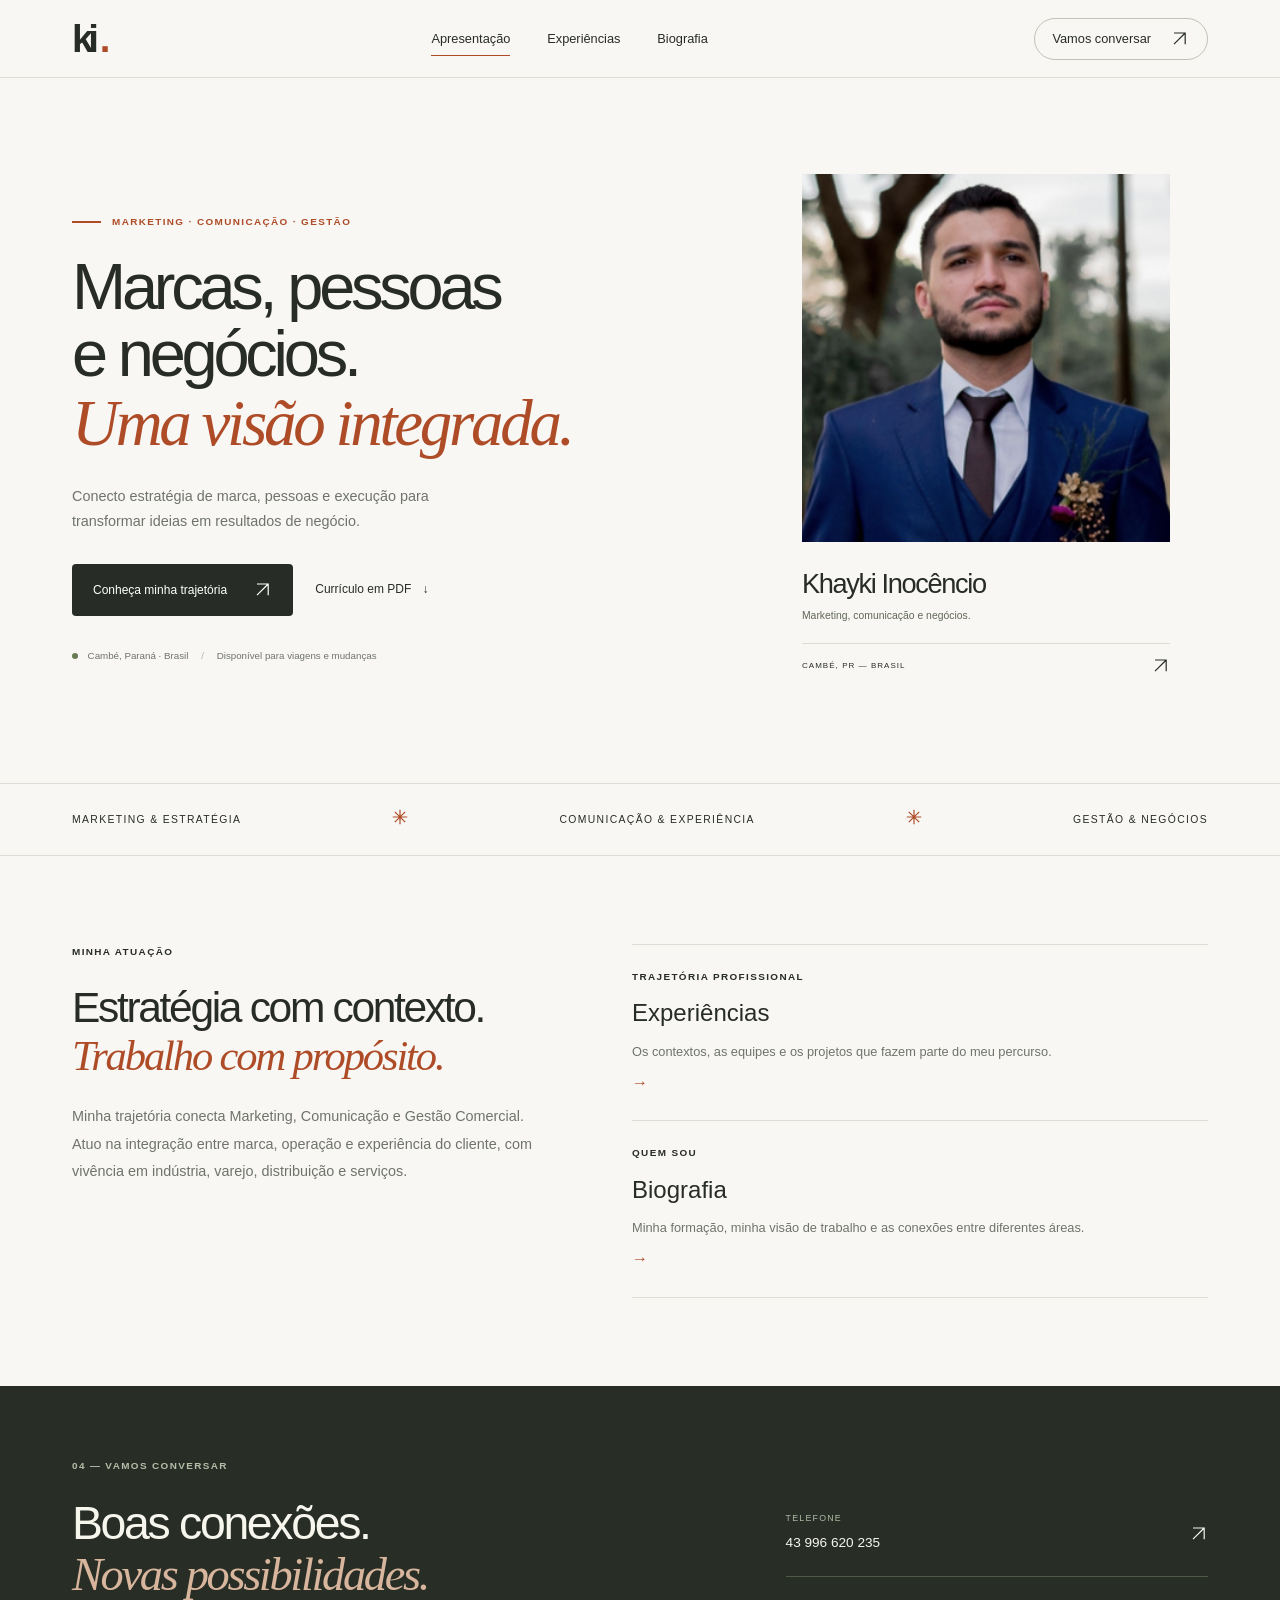
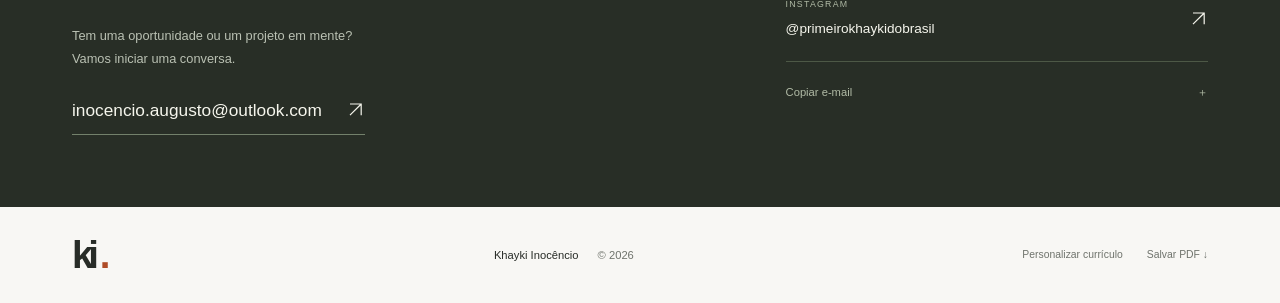
<file: index.html>
<!doctype html>
<html lang="pt-BR">
  <head>
    <!-- GUIA DE EDIÇÃO
  index.html: textos, dados pessoais, links e foto.
  style.css: cores, fontes, espaçamentos e layout.
  script.js: editor, contatos, cópia de e-mail e impressão.
  Edite os textos preservando as tags e os atributos id, class e data-field.
  O editor do site salva dados apenas no navegador. Para publicar para todos,
  altere estes arquivos e confirme o commit no GitHub.
-->
    <meta charset="utf-8" />
    <meta name="viewport" content="width=device-width, initial-scale=1" />
    <meta name="text-scale" content="scale" />
    <!-- COR DO NAVEGADOR: acompanhe a cor --bg definida no início de style.css. -->
    <meta name="theme-color" content="#f8f7f4" />
    <meta
      name="description"
      content="Apresentação de Khayki Inocêncio. Marketing, Comunicação, Negócios e Gestão."
    />
    <!-- TÍTULO DA ABA: altere o texto abaixo. A descrição acima aparece em buscadores. -->
    <title>Apresentação | Khayki Inocêncio</title>
    <link rel="icon" href="assets/favicon.svg" type="image/svg+xml" />
    <link rel="stylesheet" href="style.css" />
    <script src="script.js" defer></script>
  </head>
  <body>
    <a class="skip" href="#conteudo">Pular para o conteúdo</a>
    <!-- CABEÇALHO: edite a marca "ki" e os nomes dos links abaixo.
  Os links do menu apontam para index.html, experiencias.html e biografia.html.
  Cores e espaçamento: procure CABEÇALHO E NAVEGAÇÃO no style.css.
-->
    <header class="header">
      <div class="nav-shell">
        <a
          class="brand"
          href="index.html"
          aria-label="Khayki Inocêncio, início"
        >
          ki
          <span>.</span>
        </a>
        <nav aria-label="Navegação principal">
          <a href="index.html" aria-current="page" class="active">
            Apresentação
          </a>
          <a href="experiencias.html">Experiências</a>
          <a href="biografia.html">Biografia</a>
        </nav>
        <a class="nav-contact" href="#contato">
          Vamos conversar
          <svg
            viewbox="0 0 24 24"
            fill="none"
            stroke="currentColor"
            stroke-width="1.5"
            aria-hidden="true"
          >
            <path d="M5 19 19 5M5 5h14v14"></path>
          </svg>
        </a>
      </div>
    </header>
    <main id="conteudo" tabindex="-1">
      <!--APRESENTAÇÃO: edite o título, o texto de abertura e a foto abaixo. Os detalhes ficam nas páginas experiencias.html e biografia.html.-->
      <section class="hero wrap" aria-labelledby="hero-title">
        <div class="hero-copy">
          <p class="eyebrow">
            <span class="little-line"></span>
            MARKETING · COMUNICAÇÃO · GESTÃO
          </p>
          <h1 id="hero-title">
            Marcas, pessoas
            <br />
            e negócios.
            <br />
            <em>Uma visão integrada.</em>
          </h1>
          <p class="hero-intro">
            <span data-field="intro">
              Conecto estratégia de marca, pessoas e execução para transformar
              ideias em resultados de negócio.
            </span>
          </p>
          <div class="hero-actions">
            <a class="button dark" href="experiencias.html">
              Conheça minha trajetória
              <svg
                viewbox="0 0 24 24"
                fill="none"
                stroke="currentColor"
                stroke-width="1.5"
                aria-hidden="true"
              >
                <path d="M5 19 19 5M5 5h14v14"></path>
              </svg>
            </a>
            <button class="text-button print-action" type="button">
              Currículo em PDF
              <span aria-hidden="true">↓</span>
            </button>
          </div>
          <div class="hero-location">
            <span class="location-dot" aria-hidden="true"></span>
            <span data-field="location">Cambé, Paraná · Brasil</span>
            <span class="location-divider">/</span>
            <span>Disponível para viagens e mudanças</span>
          </div>
        </div>
        <!-- FOTO E NOME: substitua assets/khayki.jpg para trocar a foto.
  Se usar outro arquivo, atualize src e escreva uma descrição em alt.
  Edite o nome em data-field="name".
-->
        <div class="portrait-area">
          <div class="portrait-card">
            <img
              src="assets/khayki.jpg"
              width="308"
              height="307"
              alt="Retrato de Khayki Inocêncio"
              fetchpriority="high"
            />
            <div class="portrait-caption">
              <h2 data-field="name">Khayki Inocêncio</h2>
              <p>Marketing, comunicação e negócios.</p>
            </div>
            <div class="portrait-bottom">
              <span>CAMBÉ, PR — BRASIL</span>
              <svg
                viewbox="0 0 24 24"
                fill="none"
                stroke="currentColor"
                stroke-width="1.5"
                aria-hidden="true"
              >
                <path d="M5 19 19 5M5 5h14v14"></path>
              </svg>
            </div>
          </div>
        </div>
      </section>
      <div class="expertise-band">
        <div class="wrap">
          <span>MARKETING &amp; ESTRATÉGIA</span>
          <i aria-hidden="true">
            <svg
              viewbox="0 0 40 40"
              fill="none"
              stroke="currentColor"
              stroke-width="3"
              aria-hidden="true"
            >
              <path d="M20 2v36M2 20h36M7 7l26 26M7 33 33 7"></path>
            </svg>
          </i>
          <span>COMUNICAÇÃO &amp; EXPERIÊNCIA</span>
          <i aria-hidden="true">
            <svg
              viewbox="0 0 40 40"
              fill="none"
              stroke="currentColor"
              stroke-width="3"
              aria-hidden="true"
            >
              <path d="M20 2v36M2 20h36M7 7l26 26M7 33 33 7"></path>
            </svg>
          </i>
          <span>GESTÃO &amp; NEGÓCIOS</span>
        </div>
      </div>
      <section class="wrap section presentation-links">
        <div>
          <p class="eyebrow">MINHA ATUAÇÃO</p>
          <h2>
            Estratégia com contexto.
            <br />
            <em>Trabalho com propósito.</em>
          </h2>
          <p>
            Minha trajetória conecta Marketing, Comunicação e Gestão Comercial.
            Atuo na integração entre marca, operação e experiência do cliente,
            com vivência em indústria, varejo, distribuição e serviços.
          </p>
        </div>
        <div class="page-links">
          <a href="experiencias.html">
            <span class="eyebrow">TRAJETÓRIA PROFISSIONAL</span>
            <h3>Experiências</h3>
            <p>
              Os contextos, as equipes e os projetos que fazem parte do meu
              percurso.
            </p>
            <span aria-hidden="true">→</span>
          </a>
          <a href="biografia.html">
            <span class="eyebrow">QUEM SOU</span>
            <h3>Biografia</h3>
            <p>
              Minha formação, minha visão de trabalho e as conexões entre
              diferentes áreas.
            </p>
            <span aria-hidden="true">→</span>
          </a>
        </div>
      </section>
      <section class="contact-section" id="contato">
        <div class="wrap contact-inner">
          <div>
            <p class="eyebrow">04 — VAMOS CONVERSAR</p>
            <h2>
              Boas conexões.
              <br />
              <em>Novas possibilidades.</em>
            </h2>
            <p>
              Tem uma oportunidade ou um projeto em mente?
              <br />
              Vamos iniciar uma conversa.
            </p>
            <a
              class="contact-email"
              id="email-link"
              href="mailto:inocencio.augusto@outlook.com"
            >
              <span data-field="email">inocencio.augusto@outlook.com</span>
              <svg
                viewbox="0 0 24 24"
                fill="none"
                stroke="currentColor"
                stroke-width="1.5"
                aria-hidden="true"
              >
                <path d="M5 19 19 5M5 5h14v14"></path>
              </svg>
            </a>
          </div>
          <div class="contact-links">
            <a id="phone-link" href="tel:+5543996620235">
              <span>
                <small>TELEFONE</small>
                <span data-field="phone">43 996 620 235</span>
              </span>
              <svg
                viewbox="0 0 24 24"
                fill="none"
                stroke="currentColor"
                stroke-width="1.5"
                aria-hidden="true"
              >
                <path d="M5 19 19 5M5 5h14v14"></path>
              </svg>
            </a>
            <a
              id="social-link"
              href="https://www.instagram.com/primeirokhaykidobrasil/"
              target="_blank"
              rel="noopener noreferrer"
            >
              <span>
                <small>INSTAGRAM</small>
                <span data-field="website">@primeirokhaykidobrasil</span>
              </span>
              <svg
                viewbox="0 0 24 24"
                fill="none"
                stroke="currentColor"
                stroke-width="1.5"
                aria-hidden="true"
              >
                <path d="M5 19 19 5M5 5h14v14"></path>
              </svg>
            </a>
            <button class="copy-email" type="button">
              <span>Copiar e-mail</span>
              <span aria-hidden="true">＋</span>
            </button>
          </div>
        </div>
      </section>
    </main>
    <!-- RODAPÉ: edite o nome e os textos dos botões. O ano é atualizado automaticamente.
  Preserve id="edit" e class="print-action" para os botões continuarem funcionando.
-->
    <footer class="footer wrap">
      <a class="brand" href="index.html" aria-label="Voltar ao início">
        ki
        <span>.</span>
      </a>
      <p>
        Khayki Inocêncio
        <span>
          ©
          <span id="year">2026</span>
        </span>
      </p>
      <div>
        <button id="edit" type="button">Personalizar currículo</button>
        <button class="print-action" type="button">Salvar PDF ↓</button>
      </div>
    </footer>
    <!-- JANELA DE EDIÇÃO: os campos são criados pelo script.js com base nos data-field.
  Não apague os IDs editor, editor-form e editor-fields.
  Dados salvos neste navegador podem substituir o texto do HTML na sua visualização.
  Para conferir o conteúdo público original, use uma janela anônima.
-->
    <dialog id="editor" aria-labelledby="editor-title">
      <form id="editor-form">
        <div class="editor-heading">
          <div>
            <p class="eyebrow">SEU CURRÍCULO, DO SEU JEITO</p>
            <h2 id="editor-title">Personalizar informações</h2>
          </div>
          <button type="button" class="close-editor" aria-label="Fechar editor">
            ×
          </button>
        </div>
        <p class="editor-help">
          Edite seus dados abaixo. As alterações ficam salvas apenas neste
          navegador. Para compartilhar, gere um PDF.
        </p>
        <div id="editor-fields"></div>
        <div class="editor-actions">
          <button class="text-button close-editor" type="button">
            Cancelar
          </button>
          <button class="button dark" type="submit">
            Salvar alterações
            <svg
              viewbox="0 0 24 24"
              fill="none"
              stroke="currentColor"
              stroke-width="1.5"
              aria-hidden="true"
            >
              <path d="M5 19 19 5M5 5h14v14"></path>
            </svg>
          </button>
        </div>
      </form>
    </dialog>
    <div id="status" role="status" aria-live="polite"></div>
  </body>
</html>
</file>
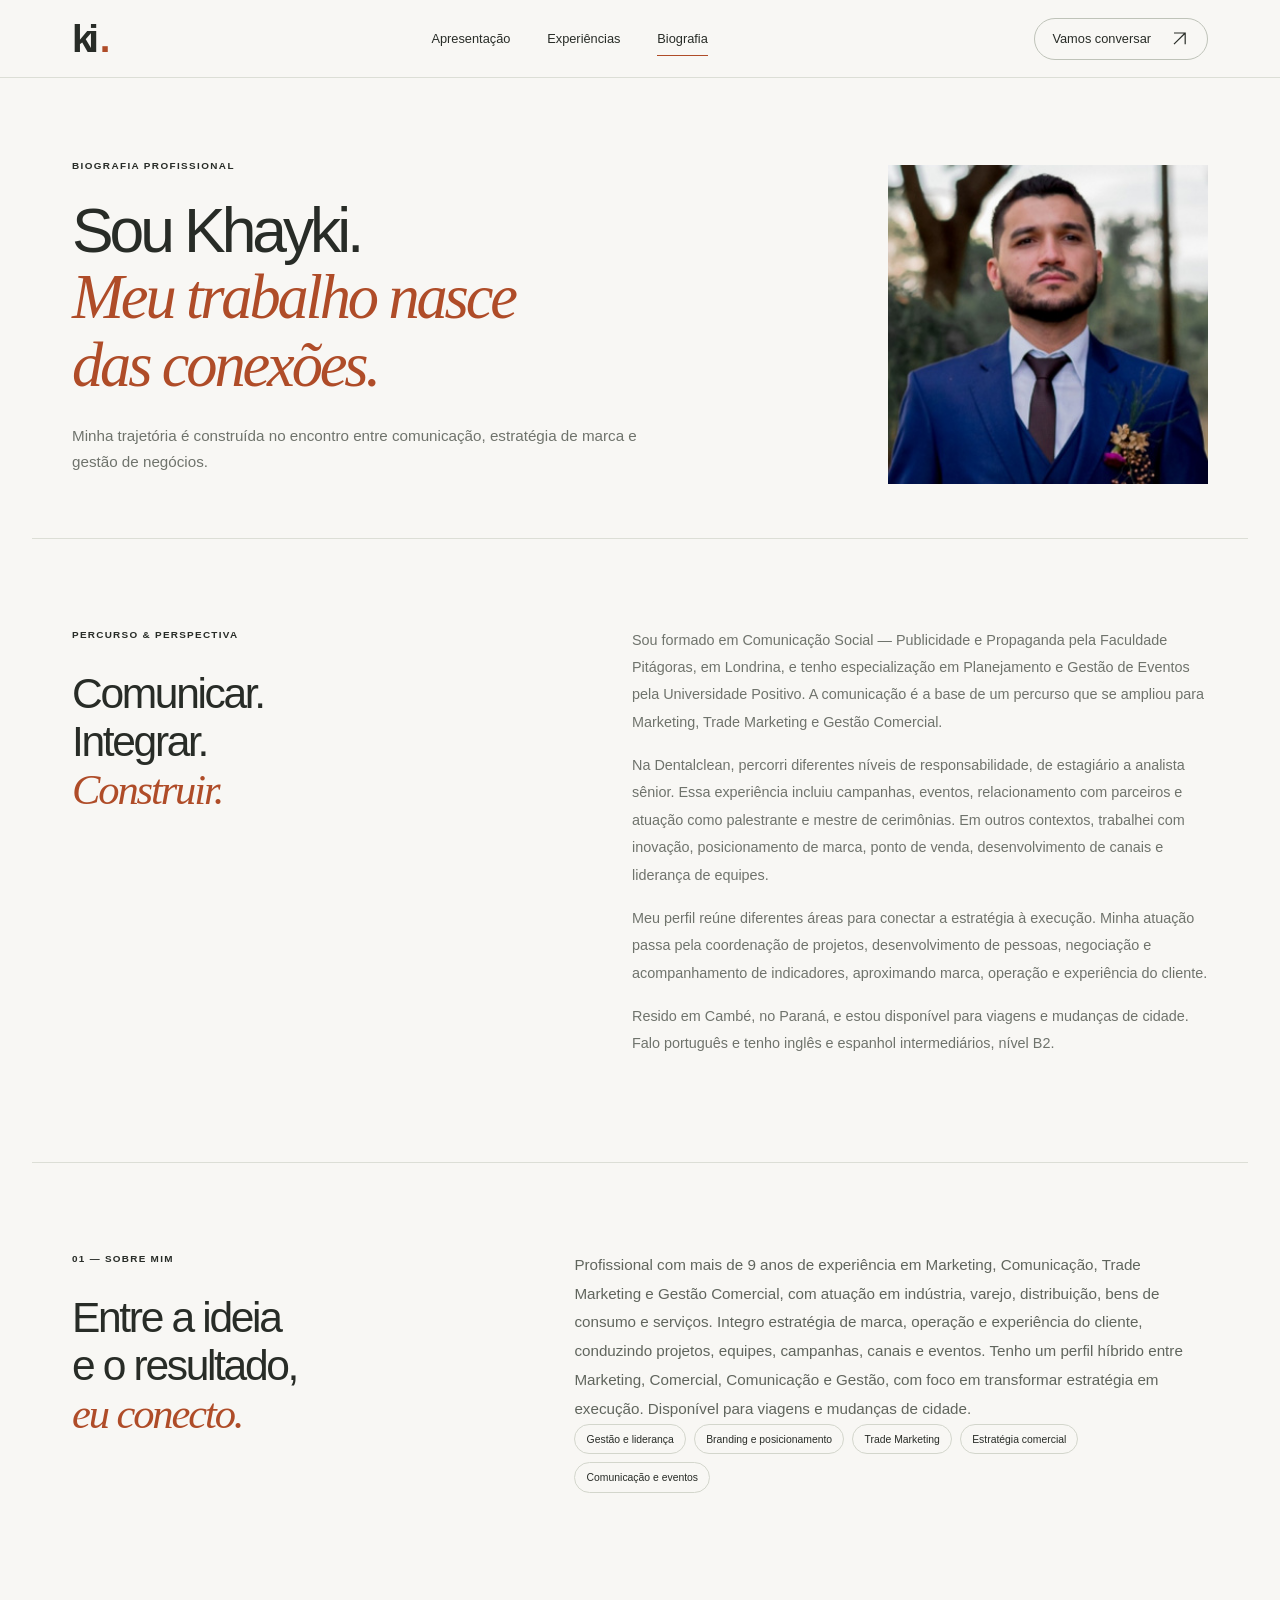
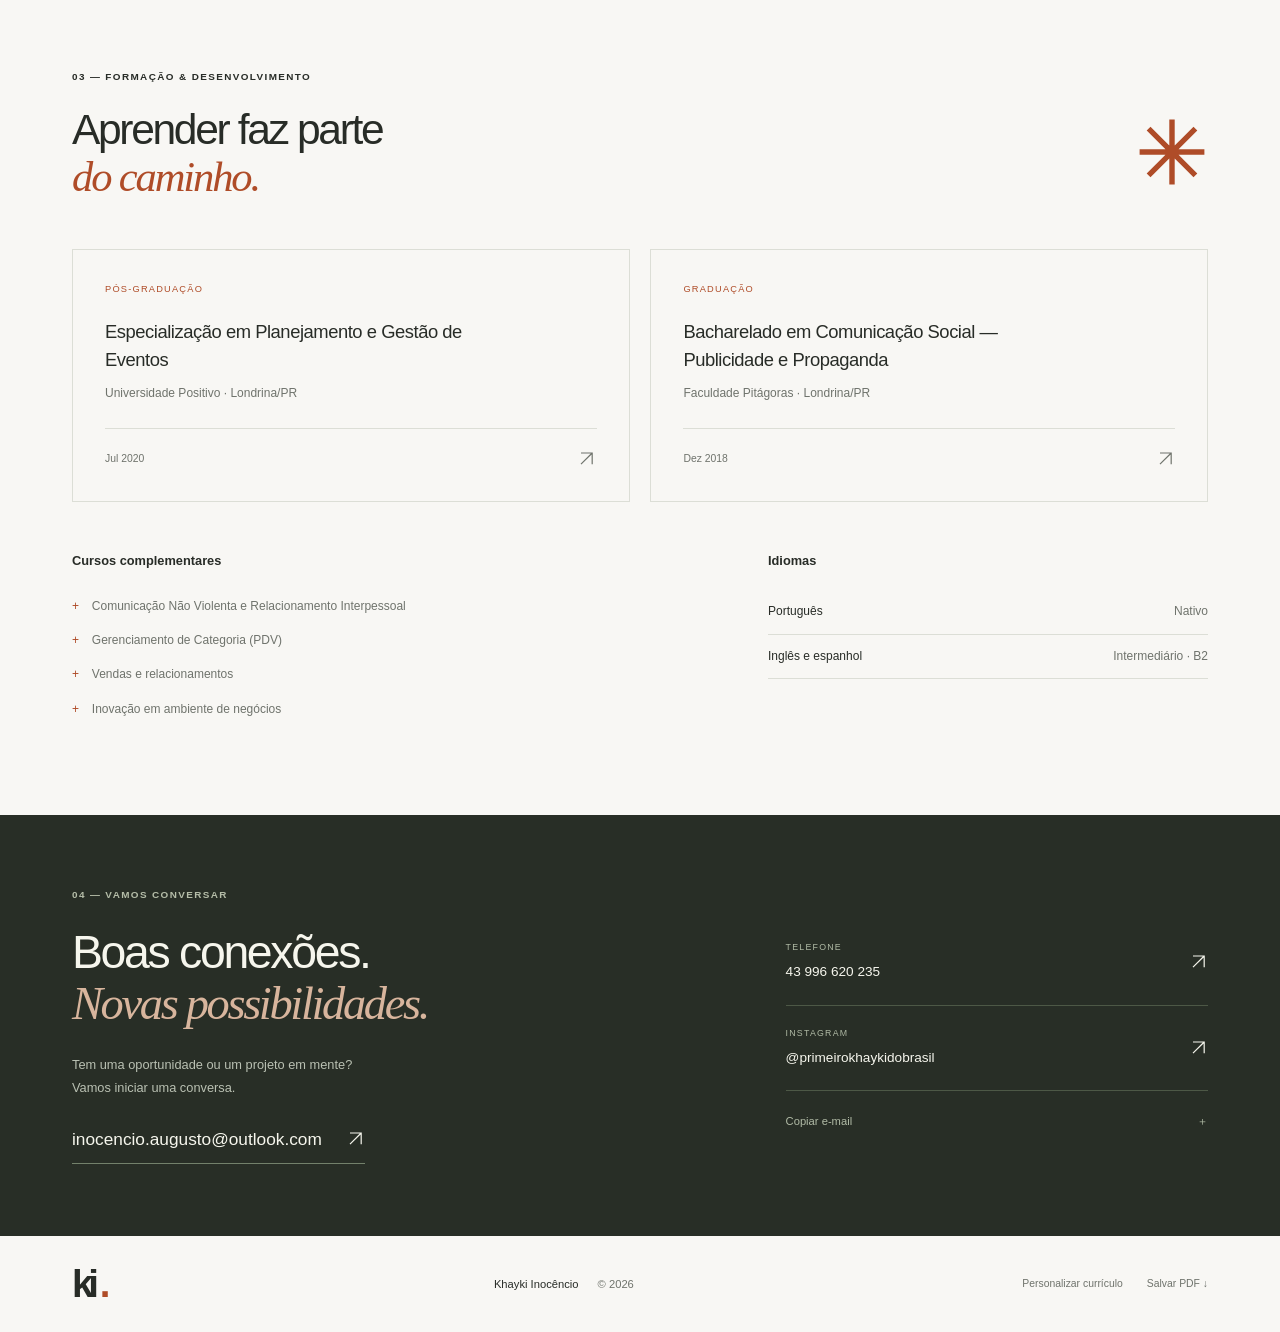
<file: biografia.html>
<!doctype html>
<html lang="pt-BR">
  <head>
    <!-- GUIA DE EDIÇÃO
  index.html: textos, dados pessoais, links e foto.
  style.css: cores, fontes, espaçamentos e layout.
  script.js: editor, contatos, cópia de e-mail e impressão.
  Edite os textos preservando as tags e os atributos id, class e data-field.
  O editor do site salva dados apenas no navegador. Para publicar para todos,
  altere estes arquivos e confirme o commit no GitHub.
-->
    <meta charset="utf-8" />
    <meta name="viewport" content="width=device-width, initial-scale=1" />
    <meta name="text-scale" content="scale" />
    <!-- COR DO NAVEGADOR: acompanhe a cor --bg definida no início de style.css. -->
    <meta name="theme-color" content="#f8f7f4" />
    <meta
      name="description"
      content="Biografia de Khayki Inocêncio. Marketing, Comunicação, Negócios e Gestão."
    />
    <!-- TÍTULO DA ABA: altere o texto abaixo. A descrição acima aparece em buscadores. -->
    <title>Biografia | Khayki Inocêncio</title>
    <link rel="icon" href="assets/favicon.svg" type="image/svg+xml" />
    <link rel="stylesheet" href="style.css" />
    <script src="script.js" defer></script>
  </head>
  <body>
    <a class="skip" href="#conteudo">Pular para o conteúdo</a>
    <!-- CABEÇALHO: edite a marca "ki" e os nomes dos links abaixo.
  Os links do menu apontam para index.html, experiencias.html e biografia.html.
  Cores e espaçamento: procure CABEÇALHO E NAVEGAÇÃO no style.css.
-->
    <header class="header">
      <div class="nav-shell">
        <a
          class="brand"
          href="index.html"
          aria-label="Khayki Inocêncio, início"
        >
          ki
          <span>.</span>
        </a>
        <nav aria-label="Navegação principal">
          <a href="index.html">Apresentação</a>
          <a href="experiencias.html">Experiências</a>
          <a href="biografia.html" aria-current="page" class="active">
            Biografia
          </a>
        </nav>
        <a class="nav-contact" href="#contato">
          Vamos conversar
          <svg
            viewbox="0 0 24 24"
            fill="none"
            stroke="currentColor"
            stroke-width="1.5"
            aria-hidden="true"
          >
            <path d="M5 19 19 5M5 5h14v14"></path>
          </svg>
        </a>
      </div>
    </header>
    <main id="conteudo" tabindex="-1">
      <!--BIOGRAFIA: texto baseado no currículo fornecido. Edite os parágrafos biointro e bio1 a bio4 para acrescentar sua própria narrativa. Formação e idiomas estão mais abaixo.-->
      <section class="wrap page-intro biography-intro">
        <div>
          <p class="eyebrow">BIOGRAFIA PROFISSIONAL</p>
          <h1>
            Sou Khayki.
            <br />
            <em>
              Meu trabalho nasce
              <br />
              das conexões.
            </em>
          </h1>
          <p data-field="biointro">
            Minha trajetória é construída no encontro entre comunicação,
            estratégia de marca e gestão de negócios.
          </p>
        </div>
        <img
          src="assets/khayki.jpg"
          width="308"
          height="307"
          alt="Khayki Inocêncio"
        />
      </section>
      <section class="wrap section biography-story">
        <div class="section-label">
          <span>PERCURSO &amp; PERSPECTIVA</span>
          <h2>
            Comunicar.
            <br />
            Integrar.
            <br />
            <em>Construir.</em>
          </h2>
        </div>
        <div>
          <p data-field="bio1">
            Sou formado em Comunicação Social — Publicidade e Propaganda pela
            Faculdade Pitágoras, em Londrina, e tenho especialização em
            Planejamento e Gestão de Eventos pela Universidade Positivo. A
            comunicação é a base de um percurso que se ampliou para Marketing,
            Trade Marketing e Gestão Comercial.
          </p>
          <p data-field="bio2">
            Na Dentalclean, percorri diferentes níveis de responsabilidade, de
            estagiário a analista sênior. Essa experiência incluiu campanhas,
            eventos, relacionamento com parceiros e atuação como palestrante e
            mestre de cerimônias. Em outros contextos, trabalhei com inovação,
            posicionamento de marca, ponto de venda, desenvolvimento de canais e
            liderança de equipes.
          </p>
          <p data-field="bio3">
            Meu perfil reúne diferentes áreas para conectar a estratégia à
            execução. Minha atuação passa pela coordenação de projetos,
            desenvolvimento de pessoas, negociação e acompanhamento de
            indicadores, aproximando marca, operação e experiência do cliente.
          </p>
          <p data-field="bio4">
            Resido em Cambé, no Paraná, e estou disponível para viagens e
            mudanças de cidade. Falo português e tenho inglês e espanhol
            intermediários, nível B2.
          </p>
        </div>
      </section>
      <section class="about wrap section" id="sobre">
        <div class="section-label">
          <span>01 — SOBRE MIM</span>
          <h2>
            Entre a ideia
            <br />
            e o resultado,
            <br />
            <em>eu conecto.</em>
          </h2>
        </div>
        <div class="about-copy">
          <p data-field="about">
            Profissional com mais de 9 anos de experiência em Marketing,
            Comunicação, Trade Marketing e Gestão Comercial, com atuação em
            indústria, varejo, distribuição, bens de consumo e serviços. Integro
            estratégia de marca, operação e experiência do cliente, conduzindo
            projetos, equipes, campanhas, canais e eventos. Tenho um perfil
            híbrido entre Marketing, Comercial, Comunicação e Gestão, com foco
            em transformar estratégia em execução. Disponível para viagens e
            mudanças de cidade.
          </p>
          <div class="expertise-tags">
            <span data-field="skill1">Gestão e liderança</span>
            <span data-field="skill2">Branding e posicionamento</span>
            <span data-field="skill3">Trade Marketing</span>
            <span data-field="skill4">Estratégia comercial</span>
            <span data-field="skill5">Comunicação e eventos</span>
          </div>
        </div>
      </section>
      <section class="wrap section learning" id="formacao">
        <div class="section-top">
          <div>
            <p class="eyebrow">03 — FORMAÇÃO &amp; DESENVOLVIMENTO</p>
            <h2>
              Aprender faz parte
              <br />
              <em>do caminho.</em>
            </h2>
          </div>
          <span class="outline-star" aria-hidden="true">
            <svg
              viewbox="0 0 40 40"
              fill="none"
              stroke="currentColor"
              stroke-width="3"
              aria-hidden="true"
            >
              <path d="M20 2v36M2 20h36M7 7l26 26M7 33 33 7"></path>
            </svg>
          </span>
        </div>
        <div class="education-grid">
          <article class="education-card">
            <span class="card-label">PÓS-GRADUAÇÃO</span>
            <h3 data-field="course">
              Especialização em Planejamento e Gestão de Eventos
            </h3>
            <p data-field="school">Universidade Positivo · Londrina/PR</p>
            <div class="card-bottom">
              <span data-field="schooldate">Jul 2020</span>
              <svg
                viewbox="0 0 24 24"
                fill="none"
                stroke="currentColor"
                stroke-width="1.5"
                aria-hidden="true"
              >
                <path d="M5 19 19 5M5 5h14v14"></path>
              </svg>
            </div>
          </article>
          <article class="education-card">
            <span class="card-label">GRADUAÇÃO</span>
            <h3 data-field="course2">
              Bacharelado em Comunicação Social — Publicidade e Propaganda
            </h3>
            <p data-field="school2">Faculdade Pitágoras · Londrina/PR</p>
            <div class="card-bottom">
              <span data-field="schooldate2">Dez 2018</span>
              <svg
                viewbox="0 0 24 24"
                fill="none"
                stroke="currentColor"
                stroke-width="1.5"
                aria-hidden="true"
              >
                <path d="M5 19 19 5M5 5h14v14"></path>
              </svg>
            </div>
          </article>
        </div>
        <div class="learning-bottom">
          <div>
            <h3>Cursos complementares</h3>
            <ul class="courses">
              <li>
                <span data-field="certificate">
                  Comunicação Não Violenta e Relacionamento Interpessoal
                </span>
              </li>
              <li>
                <span data-field="cert2">Gerenciamento de Categoria (PDV)</span>
              </li>
              <li><span data-field="cert3">Vendas e relacionamentos</span></li>
              <li>
                <span data-field="cert4">Inovação em ambiente de negócios</span>
              </li>
            </ul>
          </div>
          <div class="languages">
            <h3>Idiomas</h3>
            <div>
              <strong data-field="language1">Português</strong>
              <span data-field="level1">Nativo</span>
            </div>
            <div>
              <strong data-field="language2">Inglês e espanhol</strong>
              <span data-field="level2">Intermediário · B2</span>
            </div>
          </div>
        </div>
      </section>
      <section class="contact-section" id="contato">
        <div class="wrap contact-inner">
          <div>
            <p class="eyebrow">04 — VAMOS CONVERSAR</p>
            <h2>
              Boas conexões.
              <br />
              <em>Novas possibilidades.</em>
            </h2>
            <p>
              Tem uma oportunidade ou um projeto em mente?
              <br />
              Vamos iniciar uma conversa.
            </p>
            <a
              class="contact-email"
              id="email-link"
              href="mailto:inocencio.augusto@outlook.com"
            >
              <span data-field="email">inocencio.augusto@outlook.com</span>
              <svg
                viewbox="0 0 24 24"
                fill="none"
                stroke="currentColor"
                stroke-width="1.5"
                aria-hidden="true"
              >
                <path d="M5 19 19 5M5 5h14v14"></path>
              </svg>
            </a>
          </div>
          <div class="contact-links">
            <a id="phone-link" href="tel:+5543996620235">
              <span>
                <small>TELEFONE</small>
                <span data-field="phone">43 996 620 235</span>
              </span>
              <svg
                viewbox="0 0 24 24"
                fill="none"
                stroke="currentColor"
                stroke-width="1.5"
                aria-hidden="true"
              >
                <path d="M5 19 19 5M5 5h14v14"></path>
              </svg>
            </a>
            <a
              id="social-link"
              href="https://www.instagram.com/primeirokhaykidobrasil/"
              target="_blank"
              rel="noopener noreferrer"
            >
              <span>
                <small>INSTAGRAM</small>
                <span data-field="website">@primeirokhaykidobrasil</span>
              </span>
              <svg
                viewbox="0 0 24 24"
                fill="none"
                stroke="currentColor"
                stroke-width="1.5"
                aria-hidden="true"
              >
                <path d="M5 19 19 5M5 5h14v14"></path>
              </svg>
            </a>
            <button class="copy-email" type="button">
              <span>Copiar e-mail</span>
              <span aria-hidden="true">＋</span>
            </button>
          </div>
        </div>
      </section>
    </main>
    <!-- RODAPÉ: edite o nome e os textos dos botões. O ano é atualizado automaticamente.
  Preserve id="edit" e class="print-action" para os botões continuarem funcionando.
-->
    <footer class="footer wrap">
      <a class="brand" href="index.html" aria-label="Voltar ao início">
        ki
        <span>.</span>
      </a>
      <p>
        Khayki Inocêncio
        <span>
          ©
          <span id="year">2026</span>
        </span>
      </p>
      <div>
        <button id="edit" type="button">Personalizar currículo</button>
        <button class="print-action" type="button">Salvar PDF ↓</button>
      </div>
    </footer>
    <!-- JANELA DE EDIÇÃO: os campos são criados pelo script.js com base nos data-field.
  Não apague os IDs editor, editor-form e editor-fields.
  Dados salvos neste navegador podem substituir o texto do HTML na sua visualização.
  Para conferir o conteúdo público original, use uma janela anônima.
-->
    <dialog id="editor" aria-labelledby="editor-title">
      <form id="editor-form">
        <div class="editor-heading">
          <div>
            <p class="eyebrow">SEU CURRÍCULO, DO SEU JEITO</p>
            <h2 id="editor-title">Personalizar informações</h2>
          </div>
          <button type="button" class="close-editor" aria-label="Fechar editor">
            ×
          </button>
        </div>
        <p class="editor-help">
          Edite seus dados abaixo. As alterações ficam salvas apenas neste
          navegador. Para compartilhar, gere um PDF.
        </p>
        <div id="editor-fields"></div>
        <div class="editor-actions">
          <button class="text-button close-editor" type="button">
            Cancelar
          </button>
          <button class="button dark" type="submit">
            Salvar alterações
            <svg
              viewbox="0 0 24 24"
              fill="none"
              stroke="currentColor"
              stroke-width="1.5"
              aria-hidden="true"
            >
              <path d="M5 19 19 5M5 5h14v14"></path>
            </svg>
          </button>
        </div>
      </form>
    </dialog>
    <div id="status" role="status" aria-live="polite"></div>
  </body>
</html>
</file>
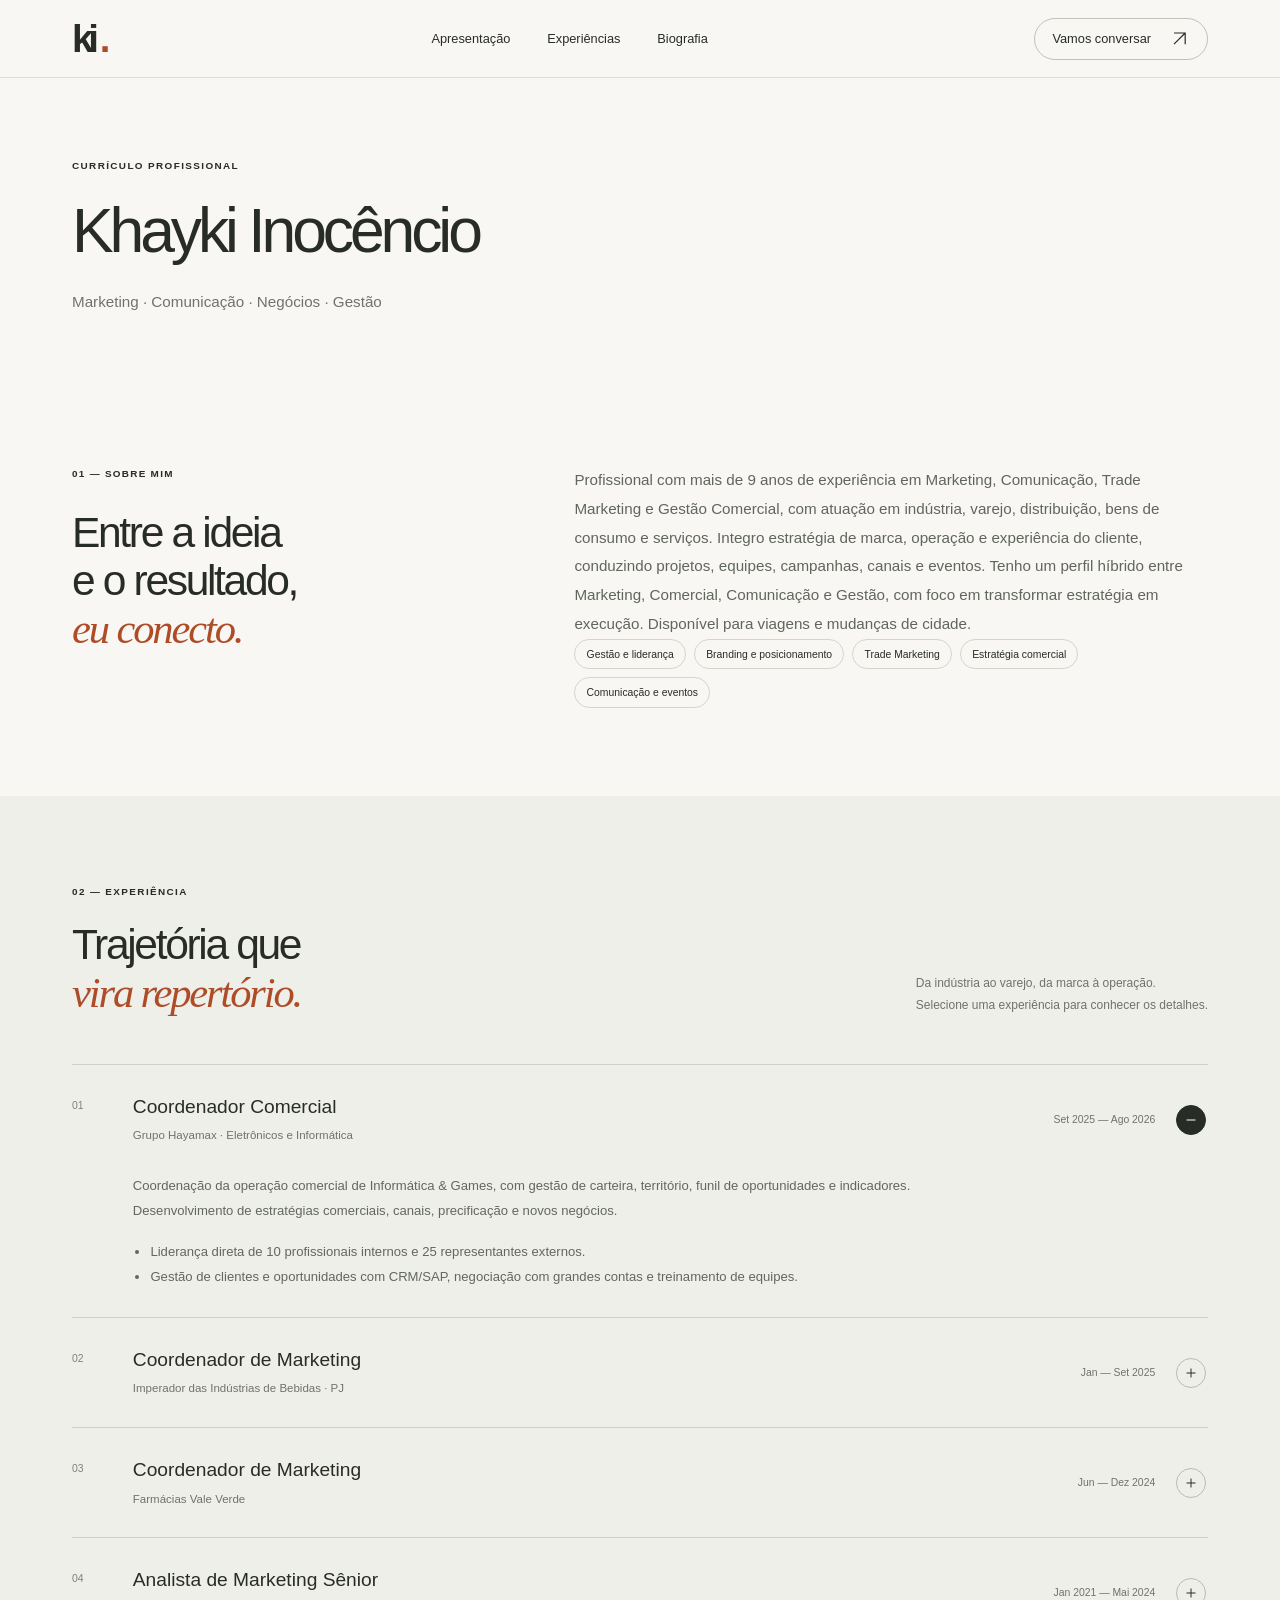
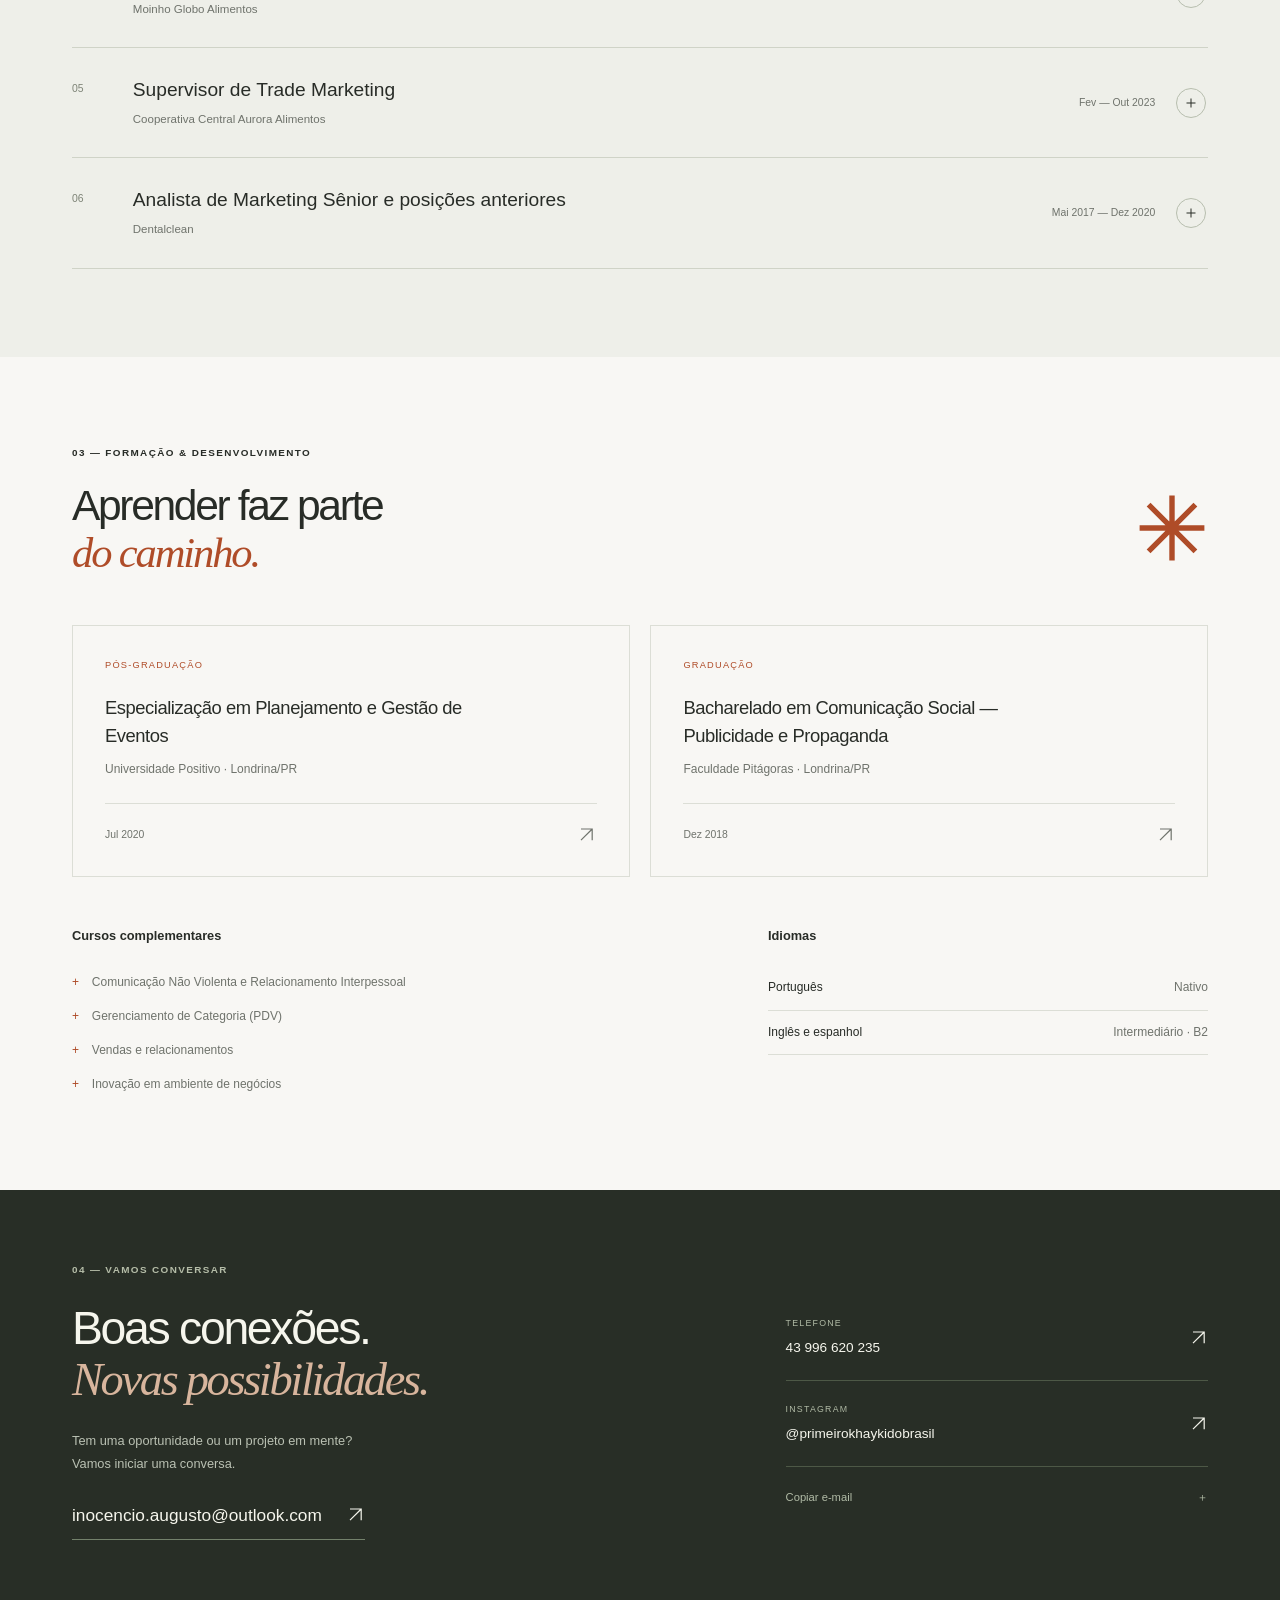
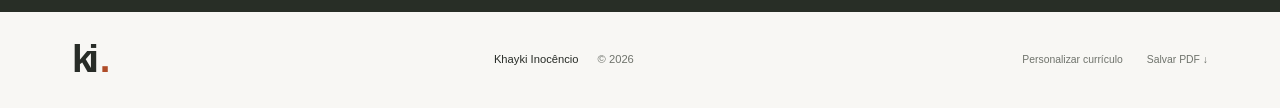
<file: curriculo.html>
<!doctype html>
<html lang="pt-BR">
  <head>
    <!-- GUIA DE EDIÇÃO
  index.html: textos, dados pessoais, links e foto.
  style.css: cores, fontes, espaçamentos e layout.
  script.js: editor, contatos, cópia de e-mail e impressão.
  Edite os textos preservando as tags e os atributos id, class e data-field.
  O editor do site salva dados apenas no navegador. Para publicar para todos,
  altere estes arquivos e confirme o commit no GitHub.
-->
    <meta charset="utf-8" />
    <meta name="viewport" content="width=device-width, initial-scale=1" />
    <meta name="text-scale" content="scale" />
    <!-- COR DO NAVEGADOR: acompanhe a cor --bg definida no início de style.css. -->
    <meta name="theme-color" content="#f8f7f4" />
    <meta
      name="description"
      content="Currículo completo de Khayki Inocêncio. Marketing, Comunicação, Negócios e Gestão."
    />
    <!-- TÍTULO DA ABA: altere o texto abaixo. A descrição acima aparece em buscadores. -->
    <title>Currículo completo | Khayki Inocêncio</title>
    <link rel="icon" href="assets/favicon.svg" type="image/svg+xml" />
    <link rel="stylesheet" href="style.css" />
    <script src="script.js" defer></script>
  </head>
  <body>
    <a class="skip" href="#conteudo">Pular para o conteúdo</a>
    <!-- CABEÇALHO: edite a marca "ki" e os nomes dos links abaixo.
  Os links do menu apontam para index.html, experiencias.html e biografia.html.
  Cores e espaçamento: procure CABEÇALHO E NAVEGAÇÃO no style.css.
-->
    <header class="header">
      <div class="nav-shell">
        <a
          class="brand"
          href="index.html"
          aria-label="Khayki Inocêncio, início"
        >
          ki
          <span>.</span>
        </a>
        <nav aria-label="Navegação principal">
          <a href="index.html">Apresentação</a>
          <a href="experiencias.html">Experiências</a>
          <a href="biografia.html">Biografia</a>
        </nav>
        <a class="nav-contact" href="#contato">
          Vamos conversar
          <svg
            viewbox="0 0 24 24"
            fill="none"
            stroke="currentColor"
            stroke-width="1.5"
            aria-hidden="true"
          >
            <path d="M5 19 19 5M5 5h14v14"></path>
          </svg>
        </a>
      </div>
    </header>
    <main id="conteudo" tabindex="-1">
      <!--VERSÃO COMPLETA PARA PDF: reúne perfil, experiências e formação. Mantenha os dados alinhados com as páginas de apresentação, experiências e biografia.-->
      <section class="wrap page-intro">
        <p class="eyebrow">CURRÍCULO PROFISSIONAL</p>
        <h1 data-field="name">Khayki Inocêncio</h1>
        <p>Marketing · Comunicação · Negócios · Gestão</p>
      </section>
      <section class="about wrap section" id="sobre">
        <div class="section-label">
          <span>01 — SOBRE MIM</span>
          <h2>
            Entre a ideia
            <br />
            e o resultado,
            <br />
            <em>eu conecto.</em>
          </h2>
        </div>
        <div class="about-copy">
          <p data-field="about">
            Profissional com mais de 9 anos de experiência em Marketing,
            Comunicação, Trade Marketing e Gestão Comercial, com atuação em
            indústria, varejo, distribuição, bens de consumo e serviços. Integro
            estratégia de marca, operação e experiência do cliente, conduzindo
            projetos, equipes, campanhas, canais e eventos. Tenho um perfil
            híbrido entre Marketing, Comercial, Comunicação e Gestão, com foco
            em transformar estratégia em execução. Disponível para viagens e
            mudanças de cidade.
          </p>
          <div class="expertise-tags">
            <span data-field="skill1">Gestão e liderança</span>
            <span data-field="skill2">Branding e posicionamento</span>
            <span data-field="skill3">Trade Marketing</span>
            <span data-field="skill4">Estratégia comercial</span>
            <span data-field="skill5">Comunicação e eventos</span>
          </div>
        </div>
      </section>
      <section class="experience-section" id="experiencia">
        <div class="wrap section">
          <div class="section-top">
            <div>
              <p class="eyebrow">02 — EXPERIÊNCIA</p>
              <h2>
                Trajetória que
                <br />
                <em>vira repertório.</em>
              </h2>
            </div>
            <p>
              Da indústria ao varejo, da marca à operação.
              <br />
              Selecione uma experiência para conhecer os detalhes.
            </p>
          </div>
          <div class="jobs">
            <details class="job" open>
              <summary>
                <span class="job-number">01</span>
                <span class="job-title">
                  <span class="job-role" data-field="job1">
                    Coordenador Comercial
                  </span>
                  <span data-field="company1" class="company">
                    Grupo Hayamax · Eletrônicos e Informática
                  </span>
                </span>
                <span data-field="date1" class="date">Set 2025 — Ago 2026</span>
                <span class="expand" aria-hidden="true"></span>
              </summary>
              <div class="job-body">
                <p data-field="description1">
                  Coordenação da operação comercial de Informática &amp; Games,
                  com gestão de carteira, território, funil de oportunidades e
                  indicadores. Desenvolvimento de estratégias comerciais,
                  canais, precificação e novos negócios.
                </p>
                <ul>
                  <li>
                    <span data-field="result1">
                      Liderança direta de 10 profissionais internos e 25
                      representantes externos.
                    </span>
                  </li>
                  <li>
                    <span data-field="result2">
                      Gestão de clientes e oportunidades com CRM/SAP, negociação
                      com grandes contas e treinamento de equipes.
                    </span>
                  </li>
                </ul>
              </div>
            </details>
            <details class="job">
              <summary>
                <span class="job-number">02</span>
                <span class="job-title">
                  <span class="job-role" data-field="job2">
                    Coordenador de Marketing
                  </span>
                  <span data-field="company2" class="company">
                    Imperador das Indústrias de Bebidas · PJ
                  </span>
                </span>
                <span data-field="date2" class="date">Jan — Set 2025</span>
                <span class="expand" aria-hidden="true"></span>
              </summary>
              <div class="job-body">
                <p data-field="description2">
                  Estruturação do departamento de Marketing e dos processos da
                  área. Projetos de branding e rebranding, desenvolvimento de
                  produtos com P&amp;D, campanhas, eventos, feiras e ações de
                  PDV. Gestão de fornecedores, agências, indicadores e canais
                  digitais.
                </p>
              </div>
            </details>
            <details class="job">
              <summary>
                <span class="job-number">03</span>
                <span class="job-title">
                  <span class="job-role" data-field="job3">
                    Coordenador de Marketing
                  </span>
                  <span data-field="company3" class="company">
                    Farmácias Vale Verde
                  </span>
                </span>
                <span data-field="date3" class="date">Jun — Dez 2024</span>
                <span class="expand" aria-hidden="true"></span>
              </summary>
              <div class="job-body">
                <p data-field="description3">
                  Coordenação das estratégias de Marketing da rede varejista,
                  campanhas comerciais e sazonais, Trade Marketing e experiência
                  no PDV. Integração entre Marketing, Comercial e Operações.
                  Planejamento, captação de patrocínio e organização da primeira
                  corrida de rua Vale Verde.
                </p>
              </div>
            </details>
            <details class="job">
              <summary>
                <span class="job-number">04</span>
                <span class="job-title">
                  <span class="job-role" data-field="job4">
                    Analista de Marketing Sênior
                  </span>
                  <span data-field="company4" class="company">
                    Moinho Globo Alimentos
                  </span>
                </span>
                <span data-field="date4" class="date">Jan 2021 — Mai 2024</span>
                <span class="expand" aria-hidden="true"></span>
              </summary>
              <div class="job-body">
                <p data-field="description4">
                  Estratégias de Marketing B2B e B2C, lançamentos de produtos,
                  campanhas e projetos de embalagem e inovação. Gestão de
                  agências, designers, influenciadores e fornecedores, com
                  acompanhamento de BI e performance.
                </p>
              </div>
            </details>
            <details class="job">
              <summary>
                <span class="job-number">05</span>
                <span class="job-title">
                  <span class="job-role" data-field="job5">
                    Supervisor de Trade Marketing
                  </span>
                  <span data-field="company5" class="company">
                    Cooperativa Central Aurora Alimentos
                  </span>
                </span>
                <span data-field="date5" class="date">Fev — Out 2023</span>
                <span class="expand" aria-hidden="true"></span>
              </summary>
              <div class="job-body">
                <p data-field="description5">
                  Liderança de aproximadamente 50 profissionais no Paraná,
                  gestão de budget e execução no ponto de venda. Treinamento de
                  equipes, negociação com grandes clientes e planejamento de
                  ações promocionais e sazonais.
                </p>
              </div>
            </details>
            <details class="job">
              <summary>
                <span class="job-number">06</span>
                <span class="job-title">
                  <span class="job-role" data-field="job6">
                    Analista de Marketing Sênior e posições anteriores
                  </span>
                  <span data-field="company6" class="company">Dentalclean</span>
                </span>
                <span data-field="date6" class="date">Mai 2017 — Dez 2020</span>
                <span class="expand" aria-hidden="true"></span>
              </summary>
              <div class="job-body">
                <p data-field="description6">
                  Evolução de estagiário a analista sênior. Campanhas B2B e B2C,
                  eventos, congressos e feiras; materiais comerciais e
                  institucionais. Atuação como palestrante e mestre de
                  cerimônias, participação em Live Shops e produção de vídeos e
                  estratégias digitais.
                </p>
              </div>
            </details>
          </div>
        </div>
      </section>
      <section class="wrap section learning" id="formacao">
        <div class="section-top">
          <div>
            <p class="eyebrow">03 — FORMAÇÃO &amp; DESENVOLVIMENTO</p>
            <h2>
              Aprender faz parte
              <br />
              <em>do caminho.</em>
            </h2>
          </div>
          <span class="outline-star" aria-hidden="true">
            <svg
              viewbox="0 0 40 40"
              fill="none"
              stroke="currentColor"
              stroke-width="3"
              aria-hidden="true"
            >
              <path d="M20 2v36M2 20h36M7 7l26 26M7 33 33 7"></path>
            </svg>
          </span>
        </div>
        <div class="education-grid">
          <article class="education-card">
            <span class="card-label">PÓS-GRADUAÇÃO</span>
            <h3 data-field="course">
              Especialização em Planejamento e Gestão de Eventos
            </h3>
            <p data-field="school">Universidade Positivo · Londrina/PR</p>
            <div class="card-bottom">
              <span data-field="schooldate">Jul 2020</span>
              <svg
                viewbox="0 0 24 24"
                fill="none"
                stroke="currentColor"
                stroke-width="1.5"
                aria-hidden="true"
              >
                <path d="M5 19 19 5M5 5h14v14"></path>
              </svg>
            </div>
          </article>
          <article class="education-card">
            <span class="card-label">GRADUAÇÃO</span>
            <h3 data-field="course2">
              Bacharelado em Comunicação Social — Publicidade e Propaganda
            </h3>
            <p data-field="school2">Faculdade Pitágoras · Londrina/PR</p>
            <div class="card-bottom">
              <span data-field="schooldate2">Dez 2018</span>
              <svg
                viewbox="0 0 24 24"
                fill="none"
                stroke="currentColor"
                stroke-width="1.5"
                aria-hidden="true"
              >
                <path d="M5 19 19 5M5 5h14v14"></path>
              </svg>
            </div>
          </article>
        </div>
        <div class="learning-bottom">
          <div>
            <h3>Cursos complementares</h3>
            <ul class="courses">
              <li>
                <span data-field="certificate">
                  Comunicação Não Violenta e Relacionamento Interpessoal
                </span>
              </li>
              <li>
                <span data-field="cert2">Gerenciamento de Categoria (PDV)</span>
              </li>
              <li><span data-field="cert3">Vendas e relacionamentos</span></li>
              <li>
                <span data-field="cert4">Inovação em ambiente de negócios</span>
              </li>
            </ul>
          </div>
          <div class="languages">
            <h3>Idiomas</h3>
            <div>
              <strong data-field="language1">Português</strong>
              <span data-field="level1">Nativo</span>
            </div>
            <div>
              <strong data-field="language2">Inglês e espanhol</strong>
              <span data-field="level2">Intermediário · B2</span>
            </div>
          </div>
        </div>
      </section>
      <section class="contact-section" id="contato">
        <div class="wrap contact-inner">
          <div>
            <p class="eyebrow">04 — VAMOS CONVERSAR</p>
            <h2>
              Boas conexões.
              <br />
              <em>Novas possibilidades.</em>
            </h2>
            <p>
              Tem uma oportunidade ou um projeto em mente?
              <br />
              Vamos iniciar uma conversa.
            </p>
            <a
              class="contact-email"
              id="email-link"
              href="mailto:inocencio.augusto@outlook.com"
            >
              <span data-field="email">inocencio.augusto@outlook.com</span>
              <svg
                viewbox="0 0 24 24"
                fill="none"
                stroke="currentColor"
                stroke-width="1.5"
                aria-hidden="true"
              >
                <path d="M5 19 19 5M5 5h14v14"></path>
              </svg>
            </a>
          </div>
          <div class="contact-links">
            <a id="phone-link" href="tel:+5543996620235">
              <span>
                <small>TELEFONE</small>
                <span data-field="phone">43 996 620 235</span>
              </span>
              <svg
                viewbox="0 0 24 24"
                fill="none"
                stroke="currentColor"
                stroke-width="1.5"
                aria-hidden="true"
              >
                <path d="M5 19 19 5M5 5h14v14"></path>
              </svg>
            </a>
            <a
              id="social-link"
              href="https://www.instagram.com/primeirokhaykidobrasil/"
              target="_blank"
              rel="noopener noreferrer"
            >
              <span>
                <small>INSTAGRAM</small>
                <span data-field="website">@primeirokhaykidobrasil</span>
              </span>
              <svg
                viewbox="0 0 24 24"
                fill="none"
                stroke="currentColor"
                stroke-width="1.5"
                aria-hidden="true"
              >
                <path d="M5 19 19 5M5 5h14v14"></path>
              </svg>
            </a>
            <button class="copy-email" type="button">
              <span>Copiar e-mail</span>
              <span aria-hidden="true">＋</span>
            </button>
          </div>
        </div>
      </section>
    </main>
    <!-- RODAPÉ: edite o nome e os textos dos botões. O ano é atualizado automaticamente.
  Preserve id="edit" e class="print-action" para os botões continuarem funcionando.
-->
    <footer class="footer wrap">
      <a class="brand" href="index.html" aria-label="Voltar ao início">
        ki
        <span>.</span>
      </a>
      <p>
        Khayki Inocêncio
        <span>
          ©
          <span id="year">2026</span>
        </span>
      </p>
      <div>
        <button id="edit" type="button">Personalizar currículo</button>
        <button class="print-action" type="button">Salvar PDF ↓</button>
      </div>
    </footer>
    <!-- JANELA DE EDIÇÃO: os campos são criados pelo script.js com base nos data-field.
  Não apague os IDs editor, editor-form e editor-fields.
  Dados salvos neste navegador podem substituir o texto do HTML na sua visualização.
  Para conferir o conteúdo público original, use uma janela anônima.
-->
    <dialog id="editor" aria-labelledby="editor-title">
      <form id="editor-form">
        <div class="editor-heading">
          <div>
            <p class="eyebrow">SEU CURRÍCULO, DO SEU JEITO</p>
            <h2 id="editor-title">Personalizar informações</h2>
          </div>
          <button type="button" class="close-editor" aria-label="Fechar editor">
            ×
          </button>
        </div>
        <p class="editor-help">
          Edite seus dados abaixo. As alterações ficam salvas apenas neste
          navegador. Para compartilhar, gere um PDF.
        </p>
        <div id="editor-fields"></div>
        <div class="editor-actions">
          <button class="text-button close-editor" type="button">
            Cancelar
          </button>
          <button class="button dark" type="submit">
            Salvar alterações
            <svg
              viewbox="0 0 24 24"
              fill="none"
              stroke="currentColor"
              stroke-width="1.5"
              aria-hidden="true"
            >
              <path d="M5 19 19 5M5 5h14v14"></path>
            </svg>
          </button>
        </div>
      </form>
    </dialog>
    <div id="status" role="status" aria-live="polite"></div>
  </body>
</html>
</file>
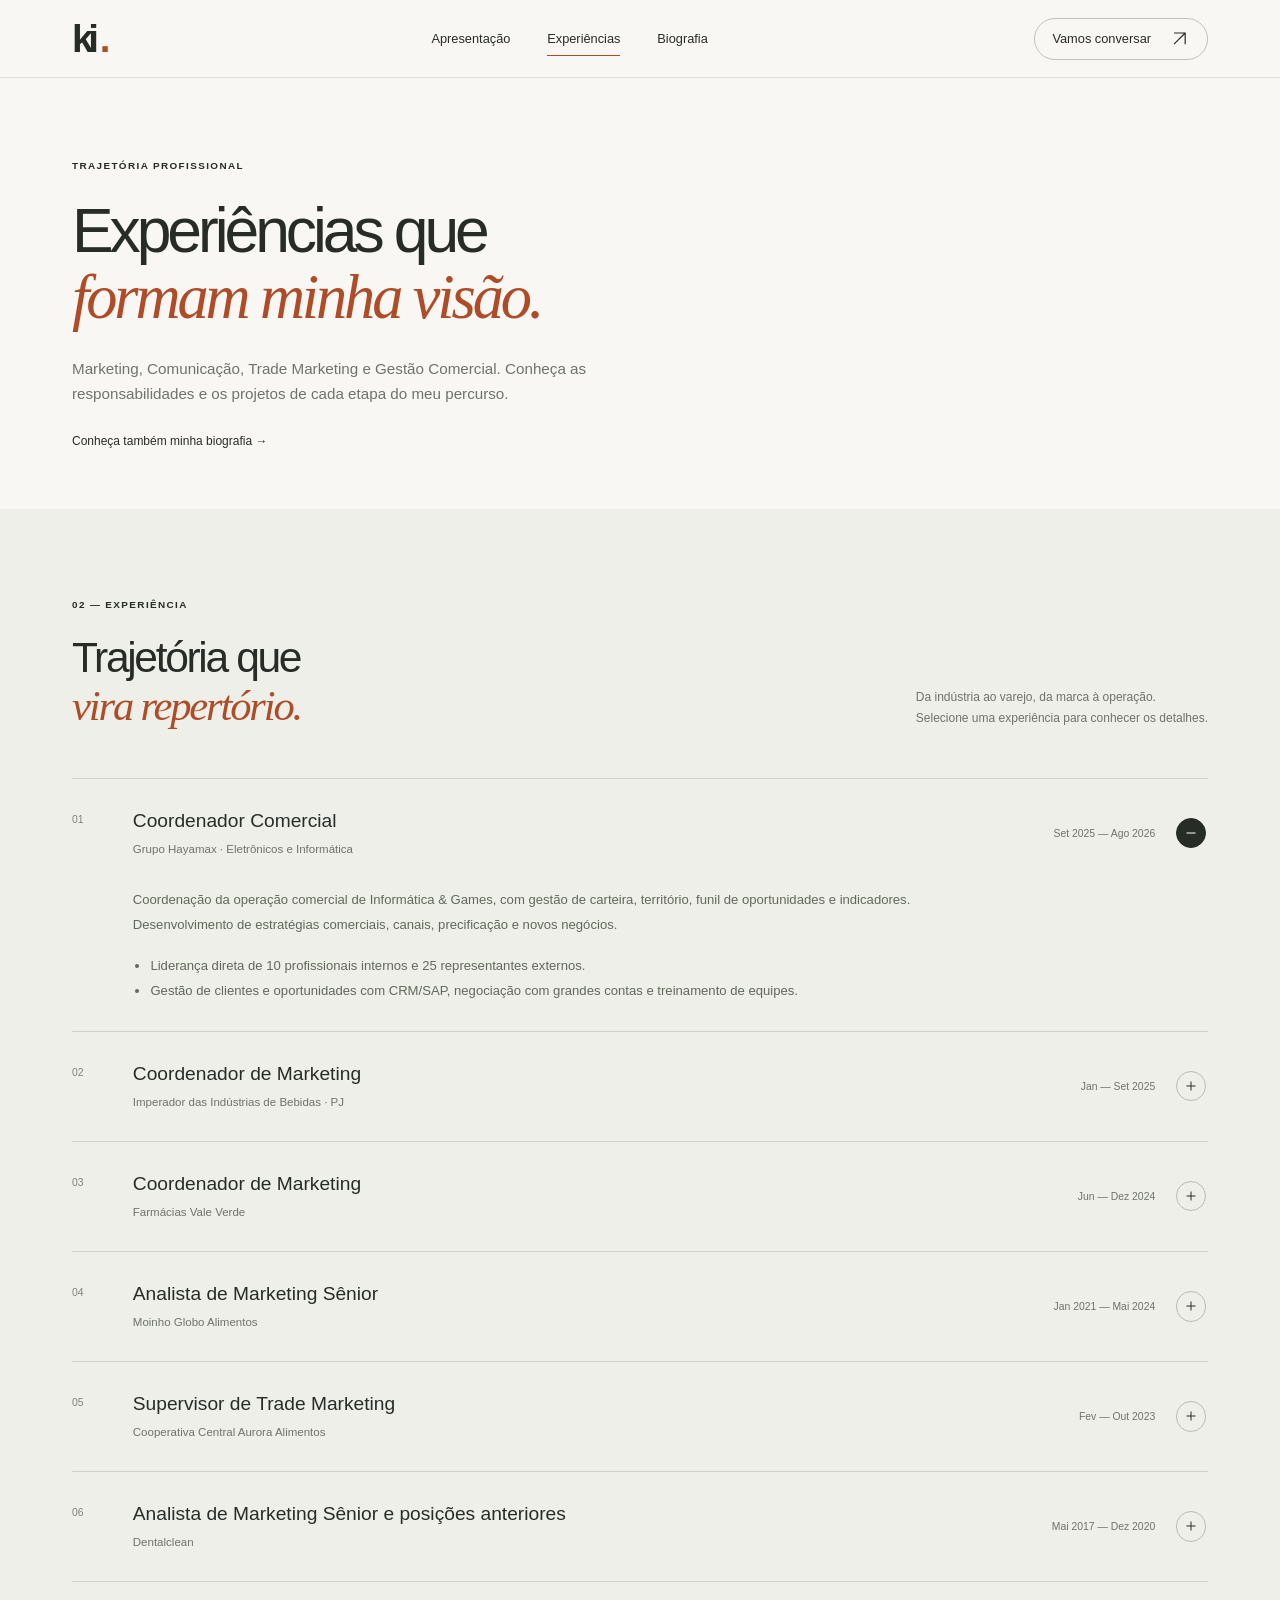
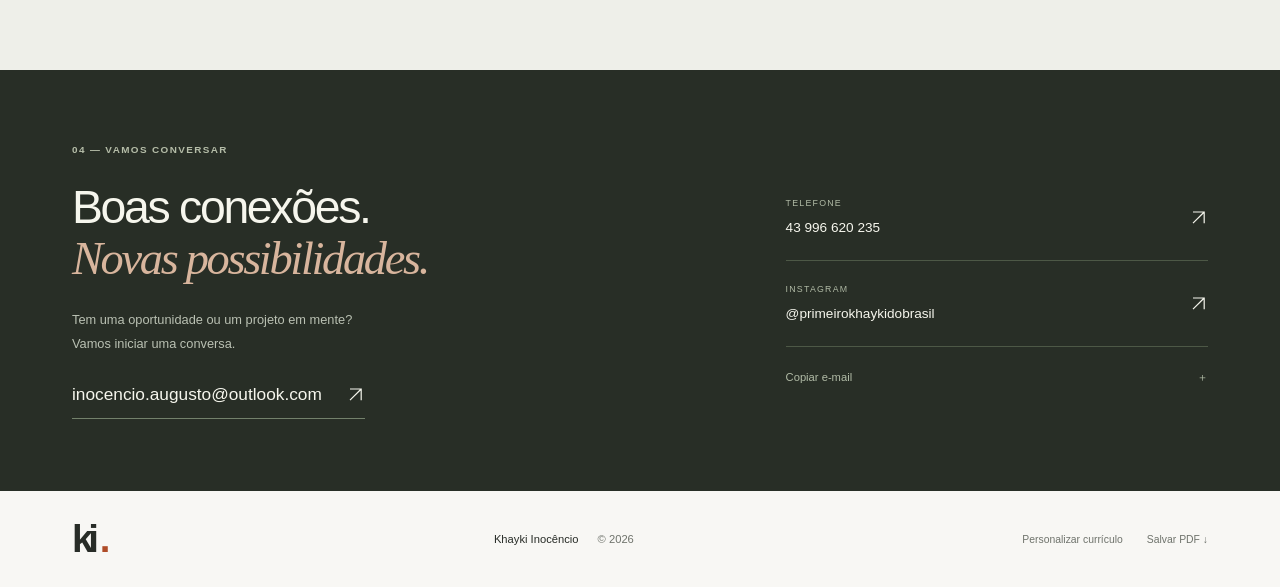
<file: experiencias.html>
<!doctype html>
<html lang="pt-BR">
  <head>
    <!-- GUIA DE EDIÇÃO
  index.html: textos, dados pessoais, links e foto.
  style.css: cores, fontes, espaçamentos e layout.
  script.js: editor, contatos, cópia de e-mail e impressão.
  Edite os textos preservando as tags e os atributos id, class e data-field.
  O editor do site salva dados apenas no navegador. Para publicar para todos,
  altere estes arquivos e confirme o commit no GitHub.
-->
    <meta charset="utf-8" />
    <meta name="viewport" content="width=device-width, initial-scale=1" />
    <meta name="text-scale" content="scale" />
    <!-- COR DO NAVEGADOR: acompanhe a cor --bg definida no início de style.css. -->
    <meta name="theme-color" content="#f8f7f4" />
    <meta
      name="description"
      content="Experiências de Khayki Inocêncio. Marketing, Comunicação, Negócios e Gestão."
    />
    <!-- TÍTULO DA ABA: altere o texto abaixo. A descrição acima aparece em buscadores. -->
    <title>Experiências | Khayki Inocêncio</title>
    <link rel="icon" href="assets/favicon.svg" type="image/svg+xml" />
    <link rel="stylesheet" href="style.css" />
    <script src="script.js" defer></script>
  </head>
  <body>
    <a class="skip" href="#conteudo">Pular para o conteúdo</a>
    <!-- CABEÇALHO: edite a marca "ki" e os nomes dos links abaixo.
  Os links do menu apontam para index.html, experiencias.html e biografia.html.
  Cores e espaçamento: procure CABEÇALHO E NAVEGAÇÃO no style.css.
-->
    <header class="header">
      <div class="nav-shell">
        <a
          class="brand"
          href="index.html"
          aria-label="Khayki Inocêncio, início"
        >
          ki
          <span>.</span>
        </a>
        <nav aria-label="Navegação principal">
          <a href="index.html">Apresentação</a>
          <a href="experiencias.html" aria-current="page" class="active">
            Experiências
          </a>
          <a href="biografia.html">Biografia</a>
        </nav>
        <a class="nav-contact" href="#contato">
          Vamos conversar
          <svg
            viewbox="0 0 24 24"
            fill="none"
            stroke="currentColor"
            stroke-width="1.5"
            aria-hidden="true"
          >
            <path d="M5 19 19 5M5 5h14v14"></path>
          </svg>
        </a>
      </div>
    </header>
    <main id="conteudo" tabindex="-1">
      <!--EXPERIÊNCIAS: cada details.job contém cargo, empresa, período e atuação. Edite os textos preservando os data-field exclusivos.-->
      <section class="wrap page-intro">
        <p class="eyebrow">TRAJETÓRIA PROFISSIONAL</p>
        <h1>
          Experiências que
          <br />
          <em>formam minha visão.</em>
        </h1>
        <p>
          Marketing, Comunicação, Trade Marketing e Gestão Comercial. Conheça as
          responsabilidades e os projetos de cada etapa do meu percurso.
        </p>
        <a class="text-button" href="biografia.html">
          Conheça também minha biografia →
        </a>
      </section>
      <section class="experience-section" id="experiencia">
        <div class="wrap section">
          <div class="section-top">
            <div>
              <p class="eyebrow">02 — EXPERIÊNCIA</p>
              <h2>
                Trajetória que
                <br />
                <em>vira repertório.</em>
              </h2>
            </div>
            <p>
              Da indústria ao varejo, da marca à operação.
              <br />
              Selecione uma experiência para conhecer os detalhes.
            </p>
          </div>
          <div class="jobs">
            <details class="job" open>
              <summary>
                <span class="job-number">01</span>
                <span class="job-title">
                  <span class="job-role" data-field="job1">
                    Coordenador Comercial
                  </span>
                  <span data-field="company1" class="company">
                    Grupo Hayamax · Eletrônicos e Informática
                  </span>
                </span>
                <span data-field="date1" class="date">Set 2025 — Ago 2026</span>
                <span class="expand" aria-hidden="true"></span>
              </summary>
              <div class="job-body">
                <p data-field="description1">
                  Coordenação da operação comercial de Informática &amp; Games,
                  com gestão de carteira, território, funil de oportunidades e
                  indicadores. Desenvolvimento de estratégias comerciais,
                  canais, precificação e novos negócios.
                </p>
                <ul>
                  <li>
                    <span data-field="result1">
                      Liderança direta de 10 profissionais internos e 25
                      representantes externos.
                    </span>
                  </li>
                  <li>
                    <span data-field="result2">
                      Gestão de clientes e oportunidades com CRM/SAP, negociação
                      com grandes contas e treinamento de equipes.
                    </span>
                  </li>
                </ul>
              </div>
            </details>
            <details class="job">
              <summary>
                <span class="job-number">02</span>
                <span class="job-title">
                  <span class="job-role" data-field="job2">
                    Coordenador de Marketing
                  </span>
                  <span data-field="company2" class="company">
                    Imperador das Indústrias de Bebidas · PJ
                  </span>
                </span>
                <span data-field="date2" class="date">Jan — Set 2025</span>
                <span class="expand" aria-hidden="true"></span>
              </summary>
              <div class="job-body">
                <p data-field="description2">
                  Estruturação do departamento de Marketing e dos processos da
                  área. Projetos de branding e rebranding, desenvolvimento de
                  produtos com P&amp;D, campanhas, eventos, feiras e ações de
                  PDV. Gestão de fornecedores, agências, indicadores e canais
                  digitais.
                </p>
              </div>
            </details>
            <details class="job">
              <summary>
                <span class="job-number">03</span>
                <span class="job-title">
                  <span class="job-role" data-field="job3">
                    Coordenador de Marketing
                  </span>
                  <span data-field="company3" class="company">
                    Farmácias Vale Verde
                  </span>
                </span>
                <span data-field="date3" class="date">Jun — Dez 2024</span>
                <span class="expand" aria-hidden="true"></span>
              </summary>
              <div class="job-body">
                <p data-field="description3">
                  Coordenação das estratégias de Marketing da rede varejista,
                  campanhas comerciais e sazonais, Trade Marketing e experiência
                  no PDV. Integração entre Marketing, Comercial e Operações.
                  Planejamento, captação de patrocínio e organização da primeira
                  corrida de rua Vale Verde.
                </p>
              </div>
            </details>
            <details class="job">
              <summary>
                <span class="job-number">04</span>
                <span class="job-title">
                  <span class="job-role" data-field="job4">
                    Analista de Marketing Sênior
                  </span>
                  <span data-field="company4" class="company">
                    Moinho Globo Alimentos
                  </span>
                </span>
                <span data-field="date4" class="date">Jan 2021 — Mai 2024</span>
                <span class="expand" aria-hidden="true"></span>
              </summary>
              <div class="job-body">
                <p data-field="description4">
                  Estratégias de Marketing B2B e B2C, lançamentos de produtos,
                  campanhas e projetos de embalagem e inovação. Gestão de
                  agências, designers, influenciadores e fornecedores, com
                  acompanhamento de BI e performance.
                </p>
              </div>
            </details>
            <details class="job">
              <summary>
                <span class="job-number">05</span>
                <span class="job-title">
                  <span class="job-role" data-field="job5">
                    Supervisor de Trade Marketing
                  </span>
                  <span data-field="company5" class="company">
                    Cooperativa Central Aurora Alimentos
                  </span>
                </span>
                <span data-field="date5" class="date">Fev — Out 2023</span>
                <span class="expand" aria-hidden="true"></span>
              </summary>
              <div class="job-body">
                <p data-field="description5">
                  Liderança de aproximadamente 50 profissionais no Paraná,
                  gestão de budget e execução no ponto de venda. Treinamento de
                  equipes, negociação com grandes clientes e planejamento de
                  ações promocionais e sazonais.
                </p>
              </div>
            </details>
            <details class="job">
              <summary>
                <span class="job-number">06</span>
                <span class="job-title">
                  <span class="job-role" data-field="job6">
                    Analista de Marketing Sênior e posições anteriores
                  </span>
                  <span data-field="company6" class="company">Dentalclean</span>
                </span>
                <span data-field="date6" class="date">Mai 2017 — Dez 2020</span>
                <span class="expand" aria-hidden="true"></span>
              </summary>
              <div class="job-body">
                <p data-field="description6">
                  Evolução de estagiário a analista sênior. Campanhas B2B e B2C,
                  eventos, congressos e feiras; materiais comerciais e
                  institucionais. Atuação como palestrante e mestre de
                  cerimônias, participação em Live Shops e produção de vídeos e
                  estratégias digitais.
                </p>
              </div>
            </details>
          </div>
        </div>
      </section>
      <section class="contact-section" id="contato">
        <div class="wrap contact-inner">
          <div>
            <p class="eyebrow">04 — VAMOS CONVERSAR</p>
            <h2>
              Boas conexões.
              <br />
              <em>Novas possibilidades.</em>
            </h2>
            <p>
              Tem uma oportunidade ou um projeto em mente?
              <br />
              Vamos iniciar uma conversa.
            </p>
            <a
              class="contact-email"
              id="email-link"
              href="mailto:inocencio.augusto@outlook.com"
            >
              <span data-field="email">inocencio.augusto@outlook.com</span>
              <svg
                viewbox="0 0 24 24"
                fill="none"
                stroke="currentColor"
                stroke-width="1.5"
                aria-hidden="true"
              >
                <path d="M5 19 19 5M5 5h14v14"></path>
              </svg>
            </a>
          </div>
          <div class="contact-links">
            <a id="phone-link" href="tel:+5543996620235">
              <span>
                <small>TELEFONE</small>
                <span data-field="phone">43 996 620 235</span>
              </span>
              <svg
                viewbox="0 0 24 24"
                fill="none"
                stroke="currentColor"
                stroke-width="1.5"
                aria-hidden="true"
              >
                <path d="M5 19 19 5M5 5h14v14"></path>
              </svg>
            </a>
            <a
              id="social-link"
              href="https://www.instagram.com/primeirokhaykidobrasil/"
              target="_blank"
              rel="noopener noreferrer"
            >
              <span>
                <small>INSTAGRAM</small>
                <span data-field="website">@primeirokhaykidobrasil</span>
              </span>
              <svg
                viewbox="0 0 24 24"
                fill="none"
                stroke="currentColor"
                stroke-width="1.5"
                aria-hidden="true"
              >
                <path d="M5 19 19 5M5 5h14v14"></path>
              </svg>
            </a>
            <button class="copy-email" type="button">
              <span>Copiar e-mail</span>
              <span aria-hidden="true">＋</span>
            </button>
          </div>
        </div>
      </section>
    </main>
    <!-- RODAPÉ: edite o nome e os textos dos botões. O ano é atualizado automaticamente.
  Preserve id="edit" e class="print-action" para os botões continuarem funcionando.
-->
    <footer class="footer wrap">
      <a class="brand" href="index.html" aria-label="Voltar ao início">
        ki
        <span>.</span>
      </a>
      <p>
        Khayki Inocêncio
        <span>
          ©
          <span id="year">2026</span>
        </span>
      </p>
      <div>
        <button id="edit" type="button">Personalizar currículo</button>
        <button class="print-action" type="button">Salvar PDF ↓</button>
      </div>
    </footer>
    <!-- JANELA DE EDIÇÃO: os campos são criados pelo script.js com base nos data-field.
  Não apague os IDs editor, editor-form e editor-fields.
  Dados salvos neste navegador podem substituir o texto do HTML na sua visualização.
  Para conferir o conteúdo público original, use uma janela anônima.
-->
    <dialog id="editor" aria-labelledby="editor-title">
      <form id="editor-form">
        <div class="editor-heading">
          <div>
            <p class="eyebrow">SEU CURRÍCULO, DO SEU JEITO</p>
            <h2 id="editor-title">Personalizar informações</h2>
          </div>
          <button type="button" class="close-editor" aria-label="Fechar editor">
            ×
          </button>
        </div>
        <p class="editor-help">
          Edite seus dados abaixo. As alterações ficam salvas apenas neste
          navegador. Para compartilhar, gere um PDF.
        </p>
        <div id="editor-fields"></div>
        <div class="editor-actions">
          <button class="text-button close-editor" type="button">
            Cancelar
          </button>
          <button class="button dark" type="submit">
            Salvar alterações
            <svg
              viewbox="0 0 24 24"
              fill="none"
              stroke="currentColor"
              stroke-width="1.5"
              aria-hidden="true"
            >
              <path d="M5 19 19 5M5 5h14v14"></path>
            </svg>
          </button>
        </div>
      </form>
    </dialog>
    <div id="status" role="status" aria-live="polite"></div>
  </body>
</html>
</file>
<file: style.css>
/* GUIA DE CORES E ESTILO
 * Altere as variáveis abaixo para mudar a identidade visual do site inteiro.
 * --bg: fundo claro; --ink: texto e botões escuros; --muted: textos secundários;
 * --line: bordas; --accent: títulos em destaque e detalhes; --serif: fonte itálica.
 * Use cores com bom contraste para manter os textos legíveis.
 * Algumas seções têm fundos próprios, comentados adiante neste arquivo.
 */
:root {
  --bg: #f8f7f4;
  --ink: #282c27;
  --muted: #6f736c;
  --line: #dcded6;
  --accent: #af4c28;
  --serif: Georgia, "Times New Roman", serif;
}

/* BASE: regras comuns. A fonte principal fica em body; a largura das seções fica em .wrap. */
* {
  box-sizing: border-box;
}
html {
  scroll-behavior: smooth;
  scroll-padding-block-start: 6rem;
}
body {
  margin: 0;
  background: var(--bg);
  color: var(--ink);
  font-family: Arial, Helvetica, sans-serif;
  line-height: 1.65;
  -webkit-font-smoothing: antialiased;
}
a {
  color: inherit;
  text-decoration: none;
}
button,
input,
textarea {
  font: inherit;
}
button,
a {
  -webkit-tap-highlight-color: transparent;
}
button {
  cursor: pointer;
}
button {
  color: inherit;
}
button:focus-visible,
a:focus-visible,
summary:focus-visible,
input:focus-visible,
textarea:focus-visible {
  outline: 3px solid var(--accent);
  outline-offset: 5px;
}
svg {
  inline-size: 1.2rem;
  block-size: 1.2rem;
  flex-shrink: 0;
}
p,
h1,
h2,
h3 {
  margin-block-start: 0;
}
p {
  margin-block-end: 1rem;
}
.wrap {
  max-inline-size: 76rem;
  margin-inline: auto;
  padding-inline: 2.5rem;
}
.skip {
  position: fixed;
  inset-block-start: -5rem;
  background: var(--bg);
  padding: 1rem;
  z-index: 20;
}
.skip:focus {
  inset-block-start: 0;
}

/* CABEÇALHO E NAVEGAÇÃO: fundo em .header, altura em .nav-shell e marca em .brand. */
.header {
  position: sticky;
  inset-block-start: 0;
  z-index: 10;
  background: var(--bg);
  border-block-end: 1px solid var(--line);
}
.nav-shell {
  max-inline-size: 76rem;
  margin: auto;
  padding: 1.1rem 2.5rem;
  display: flex;
  align-items: center;
  justify-content: space-between;
  gap: 1.2rem;
}
.brand {
  font-size: 2.4rem;
  font-weight: 800;
  letter-spacing: -0.13em;
  line-height: 1;
}
.brand span {
  color: var(--accent);
}
nav {
  display: flex;
  gap: 2.3rem;
  font-size: 0.8rem;
}
nav a {
  position: relative;
  padding-block: 0.4rem;
}
nav a:after {
  position: absolute;
  content: "";
  inset-inline: 0;
  inset-block-end: 0;
  block-size: 1px;
  background: var(--accent);
  transform: scaleX(0);
  transition: transform 0.2s;
}
nav a:hover:after,
nav a.active:after {
  transform: scaleX(1);
}
.nav-contact {
  display: flex;
  align-items: center;
  gap: 1.2rem;
  font-size: 0.8rem;
  border: 1px solid #bfc3b9;
  border-radius: 30px;
  padding: 0.6rem 1.1rem;
  transition: background 0.2s;
}
.nav-contact:hover {
  background: #eaece4;
}

/* ABERTURA: .hero controla colunas e espaçamento; h1 controla o título principal.
 * Para mudar a cor dos títulos em itálico, altere --accent no início do arquivo.
 */
.hero {
  display: grid;
  grid-template-columns: minmax(0, 1.45fr) minmax(0, 1fr);
  gap: 3rem;
  padding-block: 5rem 4rem;
  align-items: center;
}
.eyebrow {
  font-size: 0.62rem;
  font-weight: 600;
  letter-spacing: 0.14em;
  display: flex;
  align-items: center;
  gap: 0.7rem;
  margin-block-end: 1.5rem;
}
.little-line {
  inline-size: 1.8rem;
  block-size: 2px;
  background: var(--accent);
}
h1 {
  font-size: clamp(3rem, 1.7rem + 3.6vw, 5rem);
  font-weight: 500;
  line-height: 1.03;
  letter-spacing: -0.065em;
  margin-block-end: 1.6rem;
}
em {
  font-family: var(--serif);
  font-weight: 400;
  color: var(--accent);
  letter-spacing: -0.05em;
}
h1 em {
  line-height: 1.08;
}
.hero-intro {
  font-size: 0.9rem;
  line-height: 1.8;
  max-inline-size: 26rem;
  color: var(--muted);
  margin-block-end: 1.8rem;
}
.hero-actions {
  display: flex;
  gap: 1.4rem;
  align-items: center;
  flex-wrap: wrap;
}
.button {
  display: inline-flex;
  align-items: center;
  justify-content: center;
  gap: 1.6rem;
  padding: 0.95rem 1.25rem;
  font-size: 0.75rem;
  border-radius: 4px;
  border: 1px solid transparent;
  line-height: 1.4;
}
.dark {
  background: var(--ink);
  color: white;
}
.dark:hover {
  background: #41483d;
}
.text-button {
  background: none;
  border: 0;
  padding: 0.6rem 0;
  font-size: 0.75rem;
  display: inline-flex;
  align-items: center;
  gap: 0.7rem;
}
.text-button:hover {
  text-decoration: underline;
  text-underline-offset: 5px;
}
.hero-location {
  display: flex;
  align-items: center;
  flex-wrap: wrap;
  gap: 0.6rem;
  font-size: 0.61rem;
  margin-block-start: 2rem;
  color: var(--muted);
}
.location-dot {
  inline-size: 6px;
  block-size: 6px;
  background: #697a53;
  border-radius: 50%;
}
.location-divider {
  margin-inline: 0.2rem;
  color: #b1b4ac;
}

/* FOTO: retrato e legenda em .portrait-card; imagem em .portrait-card img. */
.portrait-area {
  position: relative;
  max-inline-size: 23rem;
  margin-inline: auto;
  inline-size: 100%;
  padding-block: 1rem 2rem;
}
.portrait-card {
  background: #e8e9e1;
  border: 1px solid #d4d8cb;
  padding: 1.1rem 1.1rem 0;
  transform: rotate(2deg);
  box-shadow: 8px 13px 0 #e3e4dc;
}
.portrait-top {
  display: flex;
  justify-content: space-between;
  align-items: center;
  font-size: 0.48rem;
  letter-spacing: 0.13em;
  margin-block-end: 1rem;
}
.portrait-top > span:last-child {
  font-size: 1.5rem;
  color: var(--accent);
  line-height: 1;
}
.portrait-card img {
  display: block;
  inline-size: 100%;
  block-size: auto;
  aspect-ratio: 1;
  object-fit: cover;
  filter: saturate(0.68);
}
.portrait-caption {
  padding-block: 1.1rem 0.9rem;
}
.portrait-caption h2 {
  font-size: 1.45rem;
  font-weight: 500;
  letter-spacing: -0.05em;
  margin: 0;
}
.portrait-caption p {
  font-size: 0.65rem;
  color: #616758;
  margin: 0;
}
.portrait-bottom {
  border-block-start: 1px solid #c8ccbf;
  display: flex;
  justify-content: space-between;
  align-items: center;
  padding-block: 0.75rem;
  font-size: 0.5rem;
  letter-spacing: 0.13em;
}
.portrait-note {
  display: block;
  text-align: end;
  font-size: 0.6rem;
  margin-block-start: 1.4rem;
  color: var(--muted);
}

/* FAIXA DE ESPECIALIDADES: bordas, alinhamento e espaçamento dos textos. */
.expertise-band {
  border-block: 1px solid var(--line);
}
.expertise-band .wrap {
  display: flex;
  justify-content: space-between;
  align-items: center;
  gap: 1rem;
  padding-block: 1.3rem;
  font-size: 0.65rem;
  letter-spacing: 0.13em;
}
.expertise-band i {
  font-size: 1.1rem;
  color: var(--accent);
  font-style: normal;
}

/* SEÇÕES E SOBRE MIM: .section define o espaço vertical; .facts contém os números. */
.section {
  padding-block: 5.5rem;
}
.about {
  display: grid;
  grid-template-columns: 1fr 1.5fr;
  gap: 5rem;
}
.section-label > span {
  font-size: 0.62rem;
  letter-spacing: 0.13em;
  font-weight: 600;
  display: block;
  margin-block-end: 1.7rem;
}
.section h2 {
  font-size: clamp(2rem, 1.3rem + 1.7vw, 3rem);
  line-height: 1.12;
  letter-spacing: -0.055em;
  font-weight: 400;
  margin-block-end: 0;
}
.about-copy > p {
  font-size: 0.95rem;
  line-height: 1.9;
  color: #60655d;
  margin: 0;
}
.facts {
  display: grid;
  grid-template-columns: 1fr 1fr 1.3fr;
  gap: 1rem;
  margin-block: 2rem;
  padding-block: 1.6rem;
  border-block: 1px solid var(--line);
}
.facts strong {
  display: block;
  font-weight: 400;
  font-size: 2rem;
  letter-spacing: -0.06em;
}
.facts span {
  font-size: 0.65rem;
  color: var(--muted);
}
.expertise-tags {
  display: flex;
  flex-wrap: wrap;
  gap: 0.5rem;
}
.expertise-tags span {
  font-size: 0.65rem;
  border: 1px solid #d3d6cc;
  padding: 0.35rem 0.7rem;
  border-radius: 30px;
}

/* EXPERIÊNCIAS: mude o background abaixo para trocar a cor do fundo desta seção.
 * .job summary é a linha clicável; .job-body é a descrição expandida.
 */
.experience-section {
  background: #eeefe9;
}
.section-top {
  display: flex;
  justify-content: space-between;
  align-items: flex-end;
  gap: 2rem;
  margin-block-end: 3rem;
}
.section-top > p {
  color: var(--muted);
  font-size: 0.75rem;
  line-height: 1.8;
  margin: 0;
  max-inline-size: 21rem;
}
.section-top .eyebrow {
  margin-block-end: 1.3rem;
}
.job {
  border-block-start: 1px solid #cfd3c7;
}
.job:last-child {
  border-block-end: 1px solid #cfd3c7;
}
.job summary {
  list-style: none;
  cursor: pointer;
  display: grid;
  grid-template-columns: 2.5rem minmax(0, 1fr) auto 2rem;
  gap: 1.3rem;
  align-items: center;
  padding-block: 1.8rem;
}
.job summary::-webkit-details-marker {
  display: none;
}
.job summary:hover .job-title h3 {
  color: var(--accent);
}
.job-number {
  align-self: start;
  padding-block-start: 0.2rem;
  color: #7e8477;
  font-size: 0.65rem;
}
.job-title h3 {
  font-weight: 400;
  letter-spacing: -0.03em;
  font-size: 1.2rem;
  line-height: 1.4;
  margin: 0 0 0.35rem;
}
.company {
  font-size: 0.72rem;
  color: var(--muted);
  display: block;
}
.date {
  font-size: 0.65rem;
  color: var(--muted);
}
.expand {
  inline-size: 1.9rem;
  block-size: 1.9rem;
  border: 1px solid #b7beae;
  border-radius: 50%;
  position: relative;
}
.expand:before,
.expand:after {
  content: "";
  position: absolute;
  background: var(--ink);
  inline-size: 9px;
  block-size: 1px;
  inset: 50% auto auto 50%;
  transform: translate(-50%, -50%);
}
.expand:after {
  transform: translate(-50%, -50%) rotate(90deg);
}
.job[open] .expand:after {
  display: none;
}
.job[open] .expand {
  background: var(--ink);
  border-color: var(--ink);
}
.job[open] .expand:before {
  background: white;
}
.job-body {
  padding: 0 7rem 1.7rem 3.8rem;
  max-inline-size: 61rem;
  font-size: 0.82rem;
  color: #62685c;
  line-height: 1.9;
}
.job-body ul {
  padding-inline-start: 1.1rem;
  margin-block-end: 0;
}

/* FORMAÇÃO E IDIOMAS: .education-grid define as colunas; .education-card define os cartões. */
.education-grid {
  display: grid;
  grid-template-columns: 1fr 1fr;
  gap: 1.3rem;
}
.education-card {
  border: 1px solid var(--line);
  padding: 2rem;
  display: flex;
  flex-direction: column;
  min-inline-size: 0;
}
.card-label {
  font-size: 0.58rem;
  letter-spacing: 0.13em;
  color: var(--accent);
  margin-block-end: 1.3rem;
}
.education-card h3 {
  font-size: 1.15rem;
  font-weight: 400;
  line-height: 1.5;
  letter-spacing: -0.025em;
  max-inline-size: 24rem;
  margin-block-end: 0.65rem;
}
.education-card p {
  font-size: 0.75rem;
  color: var(--muted);
  margin-block-end: 1.5rem;
}
.card-bottom {
  display: flex;
  justify-content: space-between;
  align-items: center;
  margin-block-start: auto;
  font-size: 0.65rem;
  color: var(--muted);
  border-block-start: 1px solid var(--line);
  padding-block-start: 1.3rem;
}
.learning-bottom {
  display: grid;
  grid-template-columns: 1.4fr 1fr;
  gap: 5rem;
  margin-block-start: 3rem;
}
.learning-bottom h3 {
  font-size: 0.8rem;
  font-weight: 600;
  margin-block-end: 1.2rem;
}
.courses {
  list-style: none;
  margin: 0;
  padding: 0;
}
.courses li {
  font-size: 0.75rem;
  color: var(--muted);
  padding-block: 0.45rem;
  display: flex;
  gap: 0.8rem;
}
.courses li:before {
  content: "+";
  color: var(--accent);
}
.languages > div {
  display: flex;
  justify-content: space-between;
  gap: 1rem;
  padding-block: 0.75rem;
  border-block-end: 1px solid var(--line);
  font-size: 0.75rem;
  flex-wrap: wrap;
}
.languages strong {
  font-weight: 400;
}
.languages span {
  color: var(--muted);
}
.outline-star {
  font-size: 5rem;
  line-height: 1;
  color: var(--accent);
  font-family: var(--serif);
}

/* CONTATO: altere background e color abaixo para mudar o fundo e a cor dos textos.
 * O destaque itálico tem sua própria cor em .contact-section em.
 */
.contact-section {
  background: #282e26;
  color: #f6f6ed;
}
.contact-inner {
  padding-block: 4.5rem;
  display: grid;
  grid-template-columns: 1.5fr 1fr;
  gap: 5rem;
  align-items: center;
}
.contact-section .eyebrow {
  color: #b5bda8;
}
.contact-section h2 {
  font-size: clamp(2rem, 1.3rem + 2vw, 3.5rem);
  line-height: 1.1;
  font-weight: 400;
  letter-spacing: -0.05em;
  margin-block-end: 1.5rem;
}
.contact-section em {
  color: #d8b59d;
}
.contact-section p:not(.eyebrow) {
  font-size: 0.8rem;
  color: #bac1b3;
  line-height: 1.8;
}
.contact-email {
  display: inline-flex;
  align-items: center;
  gap: 1.5rem;
  border-block-end: 1px solid #73816b;
  padding-block: 0.6rem;
  font-size: clamp(0.85rem, 0.6rem + 0.6vw, 1.15rem);
  overflow-wrap: anywhere;
  max-inline-size: 100%;
}
.contact-email span {
  min-inline-size: 0;
}
.contact-email:hover {
  color: #d8b59d;
}
.contact-links a {
  display: flex;
  justify-content: space-between;
  align-items: center;
  gap: 1rem;
  padding-block: 1.3rem;
  border-block-end: 1px solid #4d5846;
  font-size: 0.85rem;
}
.contact-links small {
  font-size: 0.55rem;
  letter-spacing: 0.14em;
  color: #b1bba6;
  display: block;
  margin-block-end: 0.4rem;
}
.contact-links a > span {
  min-inline-size: 0;
  overflow-wrap: anywhere;
}
.contact-links a:hover {
  color: #d8b59d;
}
.copy-email {
  display: flex;
  justify-content: space-between;
  inline-size: 100%;
  background: none;
  border: 0;
  padding: 1.3rem 0 0;
  color: #b1bba6;
  font-size: 0.7rem;
}
.copy-email:hover {
  color: white;
}

/* RODAPÉ: espaçamentos, marca e botões de edição e PDF. */
.footer {
  display: flex;
  align-items: center;
  justify-content: space-between;
  gap: 1.5rem;
  padding-block: 1.8rem;
}
.footer p {
  font-size: 0.7rem;
  margin: 0;
}
.footer p > span {
  color: var(--muted);
  margin-inline-start: 1rem;
}
.footer > div {
  display: flex;
  flex-wrap: wrap;
  gap: 1.5rem;
}
.footer button {
  border: 0;
  background: none;
  font-size: 0.65rem;
  padding: 0.5rem 0;
  color: var(--muted);
}
.footer button:hover {
  color: var(--accent);
}

/* EDITOR: aparência da janela Personalizar currículo; ::backdrop escurece o fundo. */
dialog {
  border: 1px solid var(--line);
  border-radius: 12px;
  max-inline-size: 46rem;
  inline-size: calc(100% - 2rem);
  max-block-size: 85dvh;
  padding: 0;
  color: var(--ink);
  background: var(--bg);
}
dialog::backdrop {
  background: #1a211ac4;
}
#editor-form {
  padding: 2rem;
}
.editor-heading {
  display: flex;
  justify-content: space-between;
  gap: 1rem;
  align-items: start;
}
.editor-heading .eyebrow {
  font-size: 0.55rem;
  margin-block-end: 0.6rem;
}
.editor-heading h2 {
  font-size: 1.5rem;
  font-weight: 400;
  line-height: 1.2;
  letter-spacing: -0.04em;
}
.close-editor {
  background: none;
  border: 0;
  font-size: 1.6rem;
  padding: 0 0.4rem;
}
.editor-help {
  font-size: 0.78rem;
  color: var(--muted);
  margin-block: 1rem 1.5rem;
}
#editor-fields details {
  border-block-start: 1px solid var(--line);
  padding-block: 1rem;
}
#editor-fields summary {
  cursor: pointer;
  font-size: 0.85rem;
  font-weight: 600;
}
#editor-fields label {
  display: block;
  font-size: 0.7rem;
  margin-block: 1rem 0.4rem;
}
#editor-fields input,
#editor-fields textarea {
  inline-size: 100%;
  padding: 0.75rem;
  border: 1px solid #bfc6b6;
  background: #fffefa;
  border-radius: 4px;
  color: var(--ink);
  font-size: 0.8rem;
  line-height: 1.5;
}
#editor-fields textarea {
  min-block-size: 7rem;
  resize: vertical;
}
.editor-actions {
  display: flex;
  justify-content: flex-end;
  gap: 1.5rem;
  position: sticky;
  inset-block-end: -2rem;
  background: var(--bg);
  padding-block: 1rem;
  margin-block-end: -1rem;
  border-block-start: 1px solid var(--line);
}
.editor-actions .close-editor {
  font-size: 0.75rem;
}
#status:empty {
  display: none;
}
#status {
  position: fixed;
  inset-block-end: 1.5rem;
  inset-inline: 1rem;
  margin: auto;
  max-inline-size: 30rem;
  background: #282e26;
  color: #fff;
  padding: 1rem 1.5rem;
  border-radius: 6px;
  box-shadow: 0 4px 30px #0002;
  font-size: 0.8rem;
  z-index: 30;
}
body:has(dialog[open]) {
  overflow: hidden;
}

/* TELAS GRANDES: ajustes aplicados apenas em monitores largos. */
@media (min-width: 85em) {
  .hero {
    gap: 5rem;
  }
}

/* TABLETS: ajustes para telas médias. Mude aqui apenas o comportamento dessas telas. */
@media (max-width: 60em) {
  .wrap {
    padding-inline: 2rem;
  }
  .nav-shell {
    padding-inline: 2rem;
  }
  .hero {
    gap: 2rem;
    padding-block: 3.5rem;
  }
  .hero h1 {
    font-size: 3.5rem;
  }
  .portrait-area {
    max-inline-size: 19rem;
  }
  .about {
    gap: 3rem;
  }
  .section {
    padding-block: 4rem;
  }
  .job-body {
    padding-inline-end: 2rem;
  }
  .contact-inner {
    gap: 2.5rem;
  }
  .learning-bottom {
    gap: 2rem;
  }
  .hero-location .location-divider {
    display: none;
  }
  .hero-location > span:last-child {
    flex-basis: 100%;
  }
}

/* CELULARES: menu, foto, colunas e tamanhos de texto para telas pequenas. */
@media (max-width: 44em) {
  .wrap {
    padding-inline: 1.3rem;
  }
  .nav-shell {
    padding: 1rem 1.3rem;
    flex-wrap: wrap;
    gap: 0.7rem;
  }
  .brand {
    font-size: 2rem;
  }
  nav {
    order: 3;
    justify-content: center;
    flex-basis: 100%;
    gap: 2rem;
    font-size: 0.7rem;
    padding-block-start: 0.6rem;
  }
  .nav-contact {
    font-size: 0.65rem;
    padding: 0.4rem 0.8rem;
    gap: 0.6rem;
  }
  .nav-contact svg {
    inline-size: 1rem;
  }
  .hero {
    grid-template-columns: 1fr;
    padding-block: 2.8rem;
    gap: 2.5rem;
  }
  .hero h1 {
    font-size: clamp(3rem, 2rem + 4vw, 4.5rem);
  }
  .hero-intro {
    font-size: 0.85rem;
  }
  .hero-actions {
    gap: 1.2rem;
  }
  .portrait-area {
    max-inline-size: 21rem;
    padding-inline-start: 1rem;
  }
  .hero-location {
    margin-block-start: 1.5rem;
  }
  .expertise-band .wrap {
    flex-wrap: wrap;
    justify-content: center;
    font-size: 0.53rem;
    gap: 0.6rem 1rem;
    padding-block: 1rem;
  }
  .expertise-band i:last-of-type {
    display: none;
  }
  .expertise-band span:last-child {
    flex-basis: 100%;
    text-align: center;
  }
  .section {
    padding-block: 3.4rem;
  }
  .about {
    grid-template-columns: 1fr;
    gap: 2rem;
  }
  .section-label h2 br {
    display: none;
  }
  .section-label h2 {
    max-inline-size: 23rem;
  }
  .section-label > span {
    margin-block-end: 1rem;
  }
  .about-copy > p {
    font-size: 0.85rem;
  }
  .facts {
    gap: 0.7rem;
  }
  .facts strong {
    font-size: 1.7rem;
  }
  .facts span {
    font-size: 0.6rem;
  }
  .section-top {
    align-items: start;
    margin-block-end: 2rem;
  }
  .section-top > p {
    display: none;
  }
  .job summary {
    grid-template-columns: 1.2rem minmax(0, 1fr) 1.7rem;
    gap: 0.7rem;
    padding-block: 1.5rem;
  }
  .job-title h3 {
    font-size: 1rem;
  }
  .job .date {
    grid-column: 2;
    grid-row: 2;
    margin-block-start: -0.4rem;
  }
  .job .expand {
    grid-column: 3;
    grid-row: 1;
    inline-size: 1.6rem;
    block-size: 1.6rem;
  }
  .job-body {
    padding: 0 0 1.4rem 1.9rem;
    font-size: 0.78rem;
  }
  .company {
    font-size: 0.66rem;
  }
  .education-grid {
    grid-template-columns: 1fr;
    gap: 1rem;
  }
  .education-card {
    padding: 1.5rem;
  }
  .learning-bottom {
    grid-template-columns: 1fr;
    gap: 2rem;
    margin-block-start: 2rem;
  }
  .outline-star {
    font-size: 3.5rem;
  }
  .contact-inner {
    grid-template-columns: 1fr;
    gap: 2rem;
    padding-block: 3.5rem;
  }
  .contact-section h2 {
    font-size: 2.4rem;
  }
  .contact-email {
    gap: 0.75rem;
    font-size: 0.85rem;
  }
  .footer {
    flex-wrap: wrap;
    gap: 1rem;
  }
  .footer > div {
    flex-basis: 100%;
    justify-content: space-between;
    border-block-start: 1px solid var(--line);
    padding-block-start: 0.5rem;
  }
  .footer p {
    font-size: 0.65rem;
  }
  #editor-form {
    padding: 1.2rem;
  }
  .editor-heading h2 {
    font-size: 1.3rem;
  }
  .editor-actions {
    inset-block-end: -1.2rem;
  }
  .eyebrow {
    font-size: 0.55rem;
  }
}

/* ACESSIBILIDADE: respeita a preferência do visitante por menos movimento. */
@media (prefers-reduced-motion: reduce) {
  html {
    scroll-behavior: auto;
  }
  * {
    transition: none !important;
  }
}

/* IMPRESSÃO E PDF: estas regras só afetam a impressão.
 * O JavaScript abre todas as experiências antes de imprimir.
 * Cabeçalho, editor e botões ficam ocultos; o conteúdo profissional é mantido.
 */
@media print {
  @page {
    size: A4;
    margin: 14mm;
  }
  body {
    background: white;
    font-size: 10pt;
  }
  .header,
  .hero-actions,
  .portrait-area,
  .expertise-band,
  .contact-links,
  .footer > div,
  dialog,
  #status,
  .skip {
    display: none !important;
  }
  .wrap {
    padding-inline: 0;
    max-inline-size: none;
  }
  .hero {
    display: block;
    padding-block: 0 1.5rem;
  }
  .hero h1 {
    font-size: 2.5rem;
  }
  .hero h1 br {
    display: none;
  }
  .hero h1 em {
    font-size: 2.5rem;
  }
  .hero-intro {
    max-inline-size: none;
  }
  .hero-location {
    margin-block-start: 1rem;
  }
  .section {
    padding-block: 1.5rem;
  }
  .section h2 {
    font-size: 1.8rem;
  }
  .about {
    grid-template-columns: 1fr 2fr;
    gap: 2rem;
  }
  .facts {
    margin-block: 1rem;
    padding-block: 1rem;
  }
  .facts strong {
    font-size: 1.5rem;
  }
  .experience-section {
    background: white;
  }
  .section-top {
    margin-block-end: 1.5rem;
  }
  .section-top > p,
  .job-number,
  .expand,
  .outline-star {
    display: none;
  }
  .job summary {
    grid-template-columns: 1fr auto;
    padding-block: 0.8rem;
  }
  .job-title h3 {
    font-size: 1rem;
  }
  .job-body {
    padding: 0 0 1rem;
    font-size: 0.72rem;
  }
  .job {
    break-inside: avoid;
  }
  .education-card {
    padding: 1rem;
    break-inside: avoid;
  }
  .education-card h3 {
    font-size: 0.95rem;
  }
  .learning-bottom {
    margin-block-start: 1rem;
    gap: 2rem;
  }
  .contact-section {
    background: white;
    color: var(--ink);
    border-block-start: 1px solid var(--line);
  }
  .contact-inner {
    display: block;
    padding-block: 1.5rem;
  }
  .contact-section h2 {
    font-size: 1.8rem;
  }
  .contact-section .eyebrow,
  .contact-section p:not(.eyebrow) {
    color: var(--muted);
  }
  .contact-section em {
    color: var(--accent);
  }
  .contact-email {
    font-size: 1rem;
  }
  .footer {
    padding-block: 1rem;
  }
  .hero-location > span:last-child {
    flex-basis: auto;
  }
  a[href]:after {
    content: none !important;
  }
}

/* ÍCONES DECORATIVOS: tamanhos das estrelas usadas nas seções. */
.outline-star svg {
  inline-size: 4.5rem;
  block-size: 4.5rem;
}
.portrait-top svg {
  inline-size: 1.4rem;
  block-size: 1.4rem;
}
.expertise-band svg {
  inline-size: 1rem;
  block-size: 1rem;
}
@media (max-width: 44em) {
  .outline-star svg {
    inline-size: 3rem;
    block-size: 3rem;
  }
}

/* PÁGINAS: cabeçalhos próprios e links entre apresentação, experiências e biografia. */
.portrait-card {
  transform: none;
  box-shadow: none;
  padding: 0;
  border: 0;
  background: transparent;
}
.portrait-card img {
  filter: saturate(0.8);
}
.portrait-caption {
  padding-block: 1.2rem;
}
.portrait-caption h2 {
  font-size: 1.7rem;
}
.portrait-bottom {
  border-color: var(--line);
}
.hero h1 {
  font-size: clamp(2.8rem, 1.5rem + 3.2vw, 4.5rem);
}
.hero-copy .eyebrow {
  color: var(--accent);
}
.page-intro {
  padding-block: 5rem 3rem;
}
.page-intro h1 {
  font-size: clamp(2.8rem, 1.5rem + 3vw, 4.5rem);
}
.page-intro > p:not(.eyebrow),
.biography-intro p:not(.eyebrow) {
  max-inline-size: 36rem;
  color: var(--muted);
  font-size: 0.95rem;
}
.presentation-links,
.biography-story {
  display: grid;
  grid-template-columns: 1fr 1.2fr;
  gap: 5rem;
}
.presentation-links > div > p:not(.eyebrow),
.biography-story > div > p {
  color: var(--muted);
  font-size: 0.9rem;
  line-height: 1.9;
}
.presentation-links h2 {
  margin-block-end: 1.5rem;
}
.page-links a {
  display: block;
  border-block-start: 1px solid var(--line);
  padding-block: 1.5rem;
}
.page-links a:last-child {
  border-block-end: 1px solid var(--line);
}
.page-links a:hover h3 {
  color: var(--accent);
}
.page-links .eyebrow {
  margin-block-end: 0.5rem;
}
.page-links h3 {
  font-size: 1.5rem;
  font-weight: 400;
  margin-block-end: 0.5rem;
}
.page-links p {
  font-size: 0.8rem;
  color: var(--muted);
  margin-block-end: 0.5rem;
}
.page-links a > span:last-child {
  color: var(--accent);
}
.biography-intro {
  display: grid;
  grid-template-columns: 1.5fr 1fr;
  gap: 4rem;
  align-items: center;
}
.biography-intro img {
  display: block;
  inline-size: 100%;
  max-inline-size: 20rem;
  block-size: auto;
  justify-self: end;
}
.biography-story {
  border-block: 1px solid var(--line);
}
.job-title .job-role {
  display: block;
  font-size: 1.2rem;
  line-height: 1.4;
  margin-block-end: 0.35rem;
}
@media (max-width: 44em) {
  .page-intro {
    padding-block: 3rem 2rem;
  }
  .presentation-links,
  .biography-story,
  .biography-intro {
    grid-template-columns: 1fr;
    gap: 2rem;
  }
  .biography-intro img {
    justify-self: start;
    max-inline-size: 18rem;
  }
  .job-title .job-role {
    font-size: 1rem;
  }
  nav {
    gap: 1.4rem;
  }
}
@media print {
  .page-intro {
    padding-block: 0 1rem;
  }
  .page-intro h1 {
    font-size: 2.5rem;
  }
}
</file>
